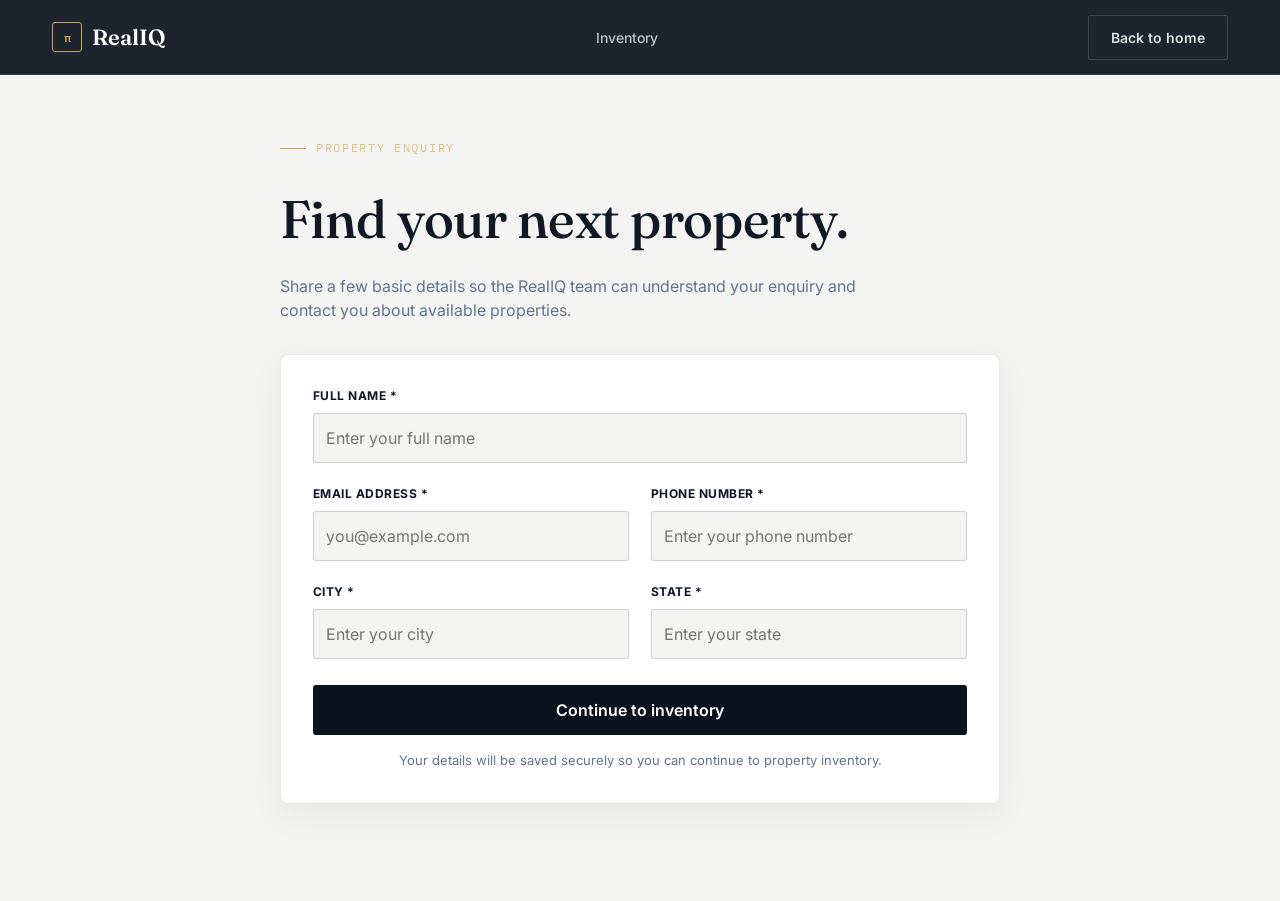
<file: buyer-enquiry.html>
<!DOCTYPE html>
<html lang="en">
<head>
  <link rel="icon" type="image/svg+xml" href="/favicon.svg">
  <meta charset="UTF-8">
  <meta name="viewport" content="width=device-width, initial-scale=1.0">
  <meta name="description" content="Share your details with RealIQ to enquire about property inventory.">
  <title>Property Enquiry | RealIQ</title>

  <link rel="preconnect" href="https://fonts.googleapis.com">
  <link href="https://fonts.googleapis.com/css2?family=Fraunces:opsz,wght@9..144,300..700&family=Inter:wght@400;500;600;700&family=IBM+Plex+Mono:wght@400;500&display=swap" rel="stylesheet">
  <link rel="stylesheet" href="styles.css">

  <style>
    .enquiry-section {
      min-height: calc(100vh - 74px);
      padding: 64px 24px 80px;
    }

    .enquiry-container {
      max-width: 720px;
      margin: 0 auto;
    }

    .enquiry-heading {
      margin-bottom: 32px;
    }

    .enquiry-heading h1 {
      font-size: clamp(2.2rem, 5vw, 3.3rem);
      margin: 16px 0;
    }

    .enquiry-heading p {
      color: var(--slate);
      max-width: 580px;
    }

    .enquiry-card {
      background: var(--white);
      border: 1px solid var(--line);
      border-radius: 8px;
      padding: 32px;
      box-shadow: 0 12px 35px rgba(16, 24, 38, 0.05);
    }

    .enquiry-grid {
      display: grid;
      grid-template-columns: repeat(2, minmax(0, 1fr));
      gap: 22px;
    }

    .enquiry-field {
      display: flex;
      flex-direction: column;
      gap: 8px;
    }

    .enquiry-field.full-width {
      grid-column: 1 / -1;
    }

    .enquiry-field label {
      font-size: 12px;
      font-weight: 700;
      text-transform: uppercase;
      letter-spacing: 0.04em;
    }

    .enquiry-field input,
    .enquiry-field select {
      width: 100%;
      min-height: 48px;
      padding: 12px;
      border: 1px solid rgba(16, 24, 38, 0.16);
      border-radius: 3px;
      background: var(--paper);
      color: var(--ink);
      font: inherit;
    }

    .enquiry-field input:focus,
    .enquiry-field select:focus {
      outline: 2px solid var(--brass);
      outline-offset: 1px;
    }

    .enquiry-submit {
      width: 100%;
      min-height: 50px;
      margin-top: 26px;
      border: 0;
      border-radius: 3px;
      background: var(--navy-950);
      color: var(--white);
      font: inherit;
      font-weight: 600;
      cursor: pointer;
    }

    .enquiry-submit:hover {
      background: var(--navy-800);
    }

    .enquiry-note {
      margin-top: 16px;
      color: var(--slate);
      font-size: 13px;
      text-align: center;
    }

    @media (max-width: 600px) {
      .enquiry-section {
        padding: 40px 16px 56px;
      }

      .enquiry-card {
        padding: 22px 18px;
      }

      .enquiry-grid {
        grid-template-columns: 1fr;
      }

      .enquiry-field.full-width {
        grid-column: auto;
      }
    }
  </style>
</head>

<body>
  <header>
    <div class="nav">
      <a class="logo" href="index.html">
        <span class="mark">π</span>RealIQ
      </a>

      <nav class="links">
        <a href="index.html#listings">Inventory</a>
      </nav>

      <div class="nav-cta">
        <a class="btn btn-ghost" href="index.html">Back to home</a>
      </div>
    </div>
  </header>

  <main class="enquiry-section">
    <div class="enquiry-container">
      <div class="enquiry-heading">
        <div class="eyebrow">Property enquiry</div>
        <h1>Find your next property.</h1>
        <p>
          Share a few basic details so the RealIQ team can understand
          your enquiry and contact you about available properties.
        </p>
      </div>

      <form class="enquiry-card" id="buyerEnquiryForm">
        <div class="enquiry-grid">
          <div class="enquiry-field full-width">
            <label for="fullName">Full name *</label>
            <input
              id="fullName"
              name="fullName"
              type="text"
              autocomplete="name"
              maxlength="150"
              placeholder="Enter your full name"
              required
            >
          </div>

          <div class="enquiry-field">
            <label for="email">Email address *</label>
            <input
              id="email"
              name="email"
              type="email"
              autocomplete="email"
              maxlength="254"
              placeholder="you@example.com"
              required
            >
          </div>

          <div class="enquiry-field">
            <label for="phone">Phone number *</label>
            <input
              id="phone"
              name="phone"
              type="tel"
              autocomplete="tel"
              maxlength="20"
              placeholder="Enter your phone number"
              required
            >
          </div>

          <div class="enquiry-field">
            <label for="city">City *</label>
            <input
              id="city"
              name="city"
              type="text"
              autocomplete="address-level2"
              maxlength="100"
              placeholder="Enter your city"
              required
            >
          </div>

          <div class="enquiry-field">
            <label for="state">State *</label>
            <input
              id="state"
              name="state"
              type="text"
              autocomplete="address-level1"
              maxlength="100"
              placeholder="Enter your state"
              required
            >
          </div>
        </div>

        <button class="enquiry-submit" type="submit">
          Continue to inventory
        </button>

        <p class="enquiry-note" id="enquiryStatus" role="status" aria-live="polite">
          Your details will be saved securely so you can continue to property inventory.
        </p>
      </form>
    </div>
  </main>

  <script>
    const enquiryForm = document.getElementById('buyerEnquiryForm');
    const enquiryStatus = document.getElementById('enquiryStatus');
    const enquirySubmit = enquiryForm.querySelector('[type="submit"]');

    enquiryForm.addEventListener('submit', async (event) => {
      event.preventDefault();

      const formData = new FormData(enquiryForm);
      const payload = {
        full_name: String(formData.get('fullName') || '').trim(),
        email: String(formData.get('email') || '').trim(),
        phone: String(formData.get('phone') || '').trim(),
        city: String(formData.get('city') || '').trim(),
        state: String(formData.get('state') || '').trim()
      };

      enquirySubmit.disabled = true;
      enquiryStatus.textContent = 'Saving your details...';
      enquiryStatus.setAttribute('aria-busy', 'true');

      try {
        const response = await fetch('/api/buyer/enquiries', {
          method: 'POST',
          headers: { 'Content-Type': 'application/json' },
          credentials: 'same-origin',
          body: JSON.stringify(payload)
        });

        const result = await response.json().catch(() => ({}));

        if (!response.ok) {
          const detail = Array.isArray(result.detail)
            ? result.detail.map((item) => item.msg).join(' ')
            : result.detail;

          throw new Error(detail || 'We could not save your enquiry. Please check your details.');
        }

        enquiryStatus.textContent = 'Your details have been saved successfully.';
        if (result.enquiry_id) {
          sessionStorage.setItem('realiqBuyerEnquiryId', String(result.enquiry_id));
        }

        // Continue to the database-backed inventory page after saving the enquiry.
        if (result.redirect) {
          window.location.assign(result.redirect);
        }
      } catch (error) {
        enquiryStatus.textContent =
          error.message || 'Unable to reach RealIQ. Please try again.';
        enquiryStatus.style.color = '#a13636';
        enquirySubmit.disabled = false;
      } finally {
        enquiryStatus.removeAttribute('aria-busy');
      }
    });
  </script>
</body>
</html>
</file>
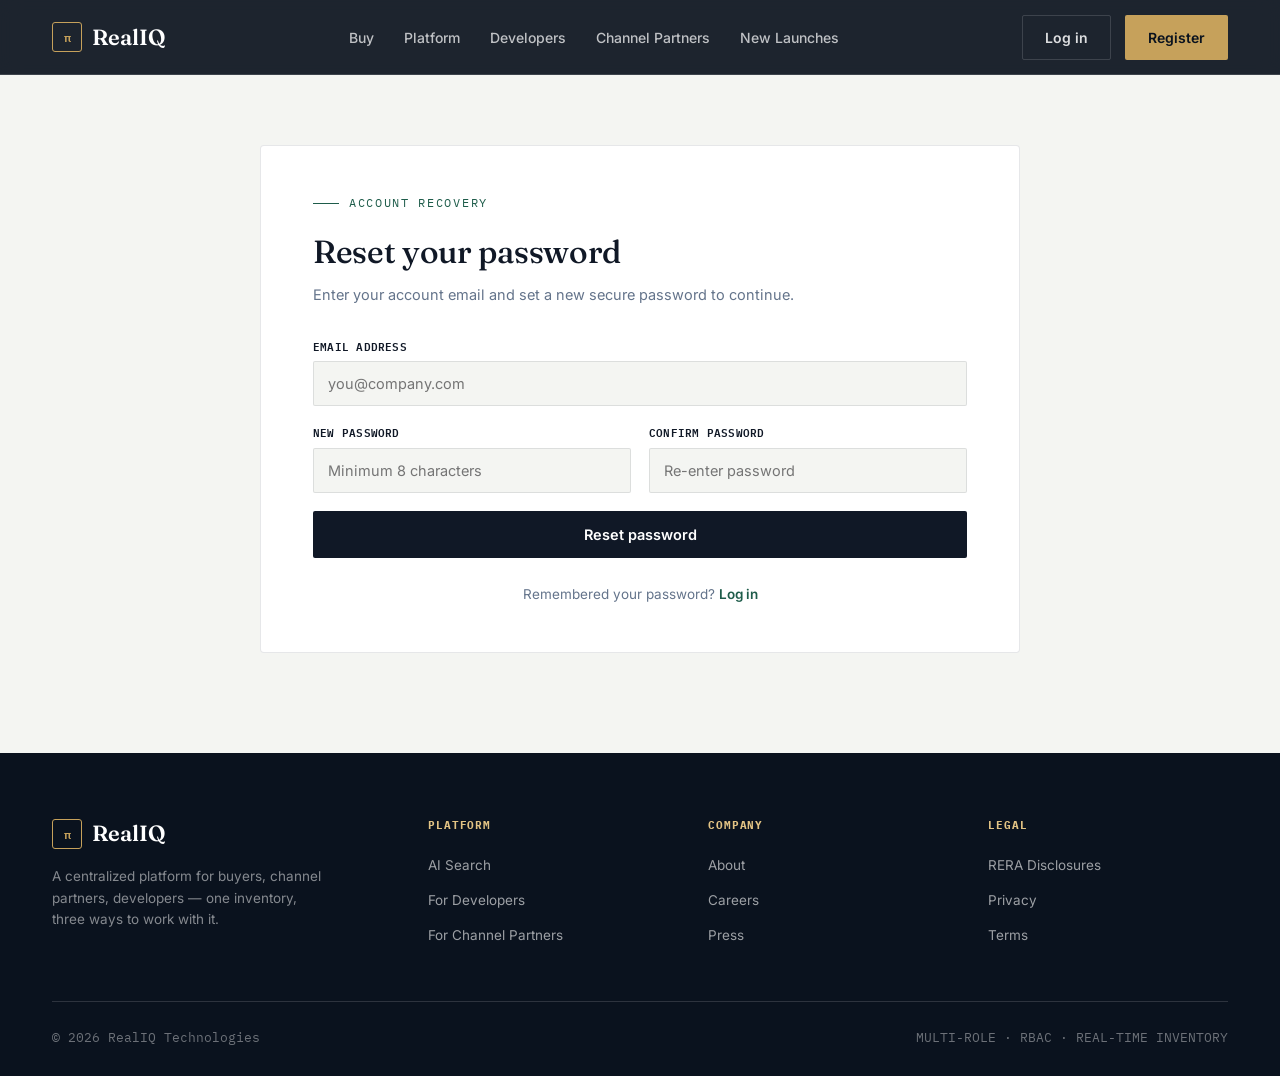
<file: forgot-password.html>
<!DOCTYPE html>
<html lang="en">
<head>
  <link rel="icon" type="image/svg+xml" href="/favicon.svg">
  <meta charset="UTF-8" />
  <meta name="viewport" content="width=device-width, initial-scale=1.0" />
  <title>Reset your password | RealIQ</title>
  <link rel="preconnect" href="https://fonts.googleapis.com">
  <link href="https://fonts.googleapis.com/css2?family=Fraunces:opsz,wght@9..144,300..700&family=Inter:wght@400;500;600;700&family=IBM+Plex+Mono:wght@400;500&display=swap" rel="stylesheet">
  <link rel="stylesheet" href="styles.css" />
</head>
<body>

<header>
  <div class="nav">
    <div class="logo"><span class="mark">π</span>RealIQ</div>
    <nav class="links">
      <a href="index.html#listings">Buy</a>
      <a href="index.html#roles">Platform</a>
      <a href="index.html#roles">Developers</a>
      <a href="index.html#roles">Channel Partners</a>
      <a href="index.html#stats">New Launches</a>
    </nav>
    <div class="nav-cta">
      <a class="btn btn-ghost" href="index.html#login">Log in</a>
      <a class="btn btn-brass" href="register.html">Register</a>
    </div>
  </div>
</header>

<section class="register-section">
  <div class="wrap">
    <div class="register-wrap">
      <div class="eyebrow">Account recovery</div>
      <h2>Reset your password</h2>
      <p class="sub">Enter your account email and set a new secure password to continue.</p>

      <form id="forgotPasswordForm" autocomplete="off" spellcheck="false">
        <div class="field">
          <label for="resetEmail">Email address</label>
          <input id="resetEmail" type="email" name="reset_email_manual" placeholder="you@company.com" required autocomplete="off" />
        </div>

        <div class="form-2col">
          <div class="field">
            <label for="newPass">New password</label>
            <input id="newPass" type="password" name="reset_new_password_manual" placeholder="Minimum 8 characters" required minlength="8" autocomplete="new-password" />
          </div>
          <div class="field">
            <label for="confirmNewPass">Confirm password</label>
            <input id="confirmNewPass" type="password" name="reset_confirm_password_manual" placeholder="Re-enter password" required minlength="8" autocomplete="new-password" />
          </div>
        </div>

        <button class="submit-btn" type="submit" id="resetSubmit">Reset password</button>
        <div class="form-msg" id="resetMsg"></div>
      </form>

      <div class="signup-note">Remembered your password? <a href="index.html#login">Log in</a></div>
    </div>
  </div>
</section>

<footer>
  <div class="wrap">
    <div class="footer-grid">
      <div>
        <div class="logo" style="color:var(--white);"><span class="mark">π</span>RealIQ</div>
        <p class="desc">A centralized platform for buyers, channel partners, developers — one inventory, three ways to work with it.</p>
      </div>
      <div>
        <h4>Platform</h4>
        <ul>
          <li><a href="index.html#roles">AI Search</a></li>
          <li><a href="index.html#roles">For Developers</a></li>
          <li><a href="index.html#roles">For Channel Partners</a></li>
        </ul>
      </div>
      <div>
        <h4>Company</h4>
        <ul>
          <li><a href="#">About</a></li>
          <li><a href="#">Careers</a></li>
          <li><a href="#">Press</a></li>
        </ul>
      </div>
      <div>
        <h4>Legal</h4>
        <ul>
          <li><a href="#">RERA Disclosures</a></li>
          <li><a href="#">Privacy</a></li>
          <li><a href="#">Terms</a></li>
        </ul>
      </div>
    </div>
    <div class="footer-bottom">
      <span>© 2026 RealIQ Technologies</span>
      <span>MULTI-ROLE · RBAC · REAL-TIME INVENTORY</span>
    </div>
  </div>
</footer>

<script>
  const form = document.getElementById('forgotPasswordForm');
  const msg = document.getElementById('resetMsg');

  form.addEventListener('submit', async (event) => {
    event.preventDefault();

    const email = document.getElementById('resetEmail').value.trim();
    const password = document.getElementById('newPass').value;
    const confirmPassword = document.getElementById('confirmNewPass').value;

    if (password.length < 8) {
      msg.style.display = 'block';
      msg.style.background = '#fbeaea';
      msg.style.color = '#a13636';
      msg.style.borderColor = '#f0c9c9';
      msg.textContent = '✕ Password must be at least 8 characters long.';
      return;
    }

    if (password !== confirmPassword) {
      msg.style.display = 'block';
      msg.style.background = '#fbeaea';
      msg.style.color = '#a13636';
      msg.style.borderColor = '#f0c9c9';
      msg.textContent = '✕ New passwords do not match.';
      return;
    }

    try {
      const response = await fetch('/api/reset-password', {
        method: 'POST',
        headers: { 'Content-Type': 'application/json' },
        body: JSON.stringify({ email, password, confirmPassword })
      });

      const data = await response.json();

      if (!response.ok || !data.success) {
        throw new Error(data.message || 'Unable to reset password.');
      }

      msg.style.display = 'block';
      msg.style.background = '#eef6f1';
      msg.style.color = '#1e5c4a';
      msg.style.borderColor = '#cfe6da';
      msg.textContent = '✓ ' + data.message;
      form.reset();

      setTimeout(() => {
        window.location.href = 'index.html#login';
      }, 1200);
    } catch (error) {
      msg.style.display = 'block';
      msg.style.background = '#fbeaea';
      msg.style.color = '#a13636';
      msg.style.borderColor = '#f0c9c9';
      msg.textContent = '✕ ' + (error.message || 'Something went wrong.');
    }
  });
</script>

</body>
</html>
</file>
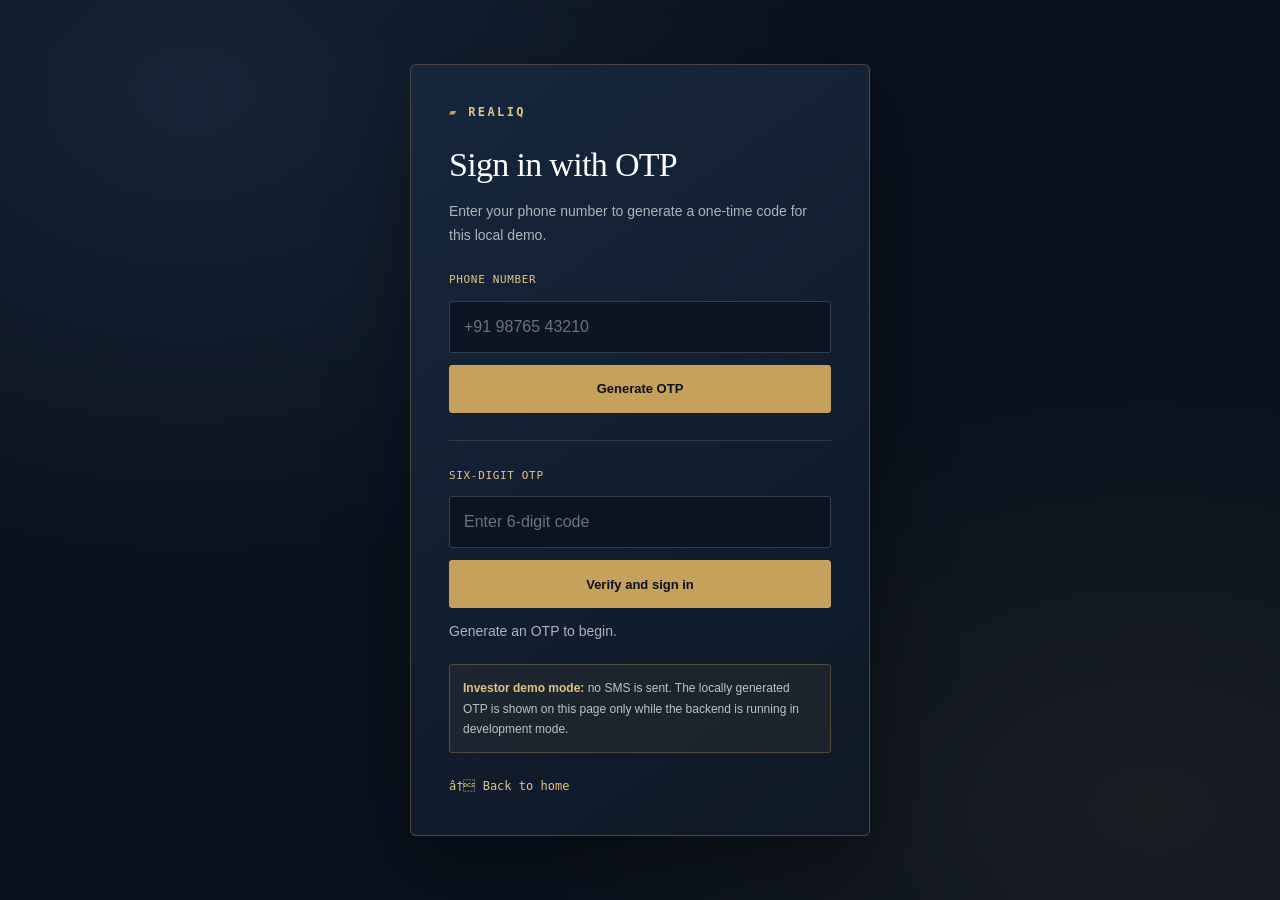
<file: otp-login.html>
<!DOCTYPE html>
<html lang="en">
<head>
  <link rel="icon" type="image/svg+xml" href="/favicon.svg">
  <meta charset="UTF-8">
  <meta name="viewport" content="width=device-width, initial-scale=1.0">
  <title>RealIQ | OTP Login</title>
  <link rel="stylesheet" href="/styles.css">
    <style>
    body {
      min-height: 100vh;
      display: grid;
      place-items: center;
      padding: 32px 20px;
      background:
        radial-gradient(ellipse at 15% 10%, rgba(34,55,82,.48), transparent 42%),
        radial-gradient(ellipse at 90% 90%, rgba(198,161,91,.08), transparent 38%),
        var(--navy-950);
      color: var(--white);
      font-family: 'Inter', sans-serif;
    }

    .otp-card {
      width: min(100%, 460px);
      padding: 38px;
      background: linear-gradient(145deg, rgba(22,39,61,.98), rgba(14,24,38,.99));
      border: 1px solid rgba(198,161,91,.32);
      border-radius: 6px;
      box-shadow: 0 28px 80px rgba(0,0,0,.38);
    }

    .otp-brand {
      color: var(--brass-light);
      font-family: 'IBM Plex Mono', monospace;
      font-size: 12px;
      font-weight: 600;
      letter-spacing: .2em;
      text-transform: uppercase;
    }

    .otp-brand::before {
      content: '▰ ';
      color: var(--brass);
    }

    .otp-card h1 {
      margin: 18px 0 10px;
      color: var(--white);
      font-family: 'Fraunces', serif;
      font-size: 34px;
      font-weight: 500;
      letter-spacing: -.02em;
    }

    .otp-muted {
      color: rgba(255,255,255,.66);
      line-height: 1.7;
      font-size: 14px;
    }

    .otp-form {
      display: grid;
      gap: 12px;
      margin-top: 25px;
    }

    .otp-form label {
      color: var(--brass-light);
      font-family: 'IBM Plex Mono', monospace;
      font-size: 11px;
      letter-spacing: .06em;
      text-transform: uppercase;
    }

    .otp-form input {
      width: 100%;
      min-height: 48px;
      padding: 13px 14px;
      border: 1px solid rgba(255,255,255,.18);
      border-radius: 3px;
      background: rgba(10,18,30,.75);
      color: var(--white);
      font: inherit;
      transition: border-color .2s, box-shadow .2s;
    }

    .otp-form input::placeholder {
      color: rgba(255,255,255,.4);
    }

    .otp-form input:focus {
      outline: none;
      border-color: var(--brass);
      box-shadow: 0 0 0 3px rgba(198,161,91,.13);
    }

    .otp-btn {
      width: 100%;
      min-height: 48px;
      padding: 13px 16px;
      border: 1px solid var(--brass);
      border-radius: 3px;
      background: var(--brass);
      color: var(--navy-950);
      font-family: 'Inter', sans-serif;
      font-size: 13px;
      font-weight: 700;
      cursor: pointer;
      transition: background .2s, border-color .2s, transform .2s;
    }

    .otp-btn:hover:not(:disabled) {
      background: var(--brass-light);
      border-color: var(--brass-light);
      transform: translateY(-1px);
    }

    .otp-btn:disabled {
      opacity: .55;
      cursor: not-allowed;
    }

    .otp-message {
      display: none;
      margin-top: 16px;
      padding: 12px;
      border-radius: 3px;
      font-size: 13px;
      line-height: 1.6;
      overflow-wrap: anywhere;
    }

    .otp-message.visible { display: block; }

    .otp-message.success {
      border: 1px solid rgba(100,190,145,.4);
      background: rgba(35,100,72,.2);
      color: #a7e2c0;
    }

    .otp-message.error {
      border: 1px solid rgba(238,130,110,.4);
      background: rgba(138,45,32,.2);
      color: #ffc0b4;
    }

    .otp-divider {
      margin: 27px 0;
      border: 0;
      border-top: 1px solid rgba(255,255,255,.13);
    }

    .otp-back {
      display: inline-block;
      margin-top: 24px;
      color: var(--brass-light);
      font-family: 'IBM Plex Mono', monospace;
      font-size: 12px;
      text-decoration: none;
      transition: color .2s;
    }

    .otp-back:hover { color: var(--white); }

    .otp-demo-note {
      margin-top: 20px;
      padding: 13px;
      border: 1px solid rgba(198,161,91,.3);
      background: rgba(198,161,91,.07);
      border-radius: 3px;
      color: rgba(255,255,255,.72);
      font-size: 12px;
      line-height: 1.7;
    }

    .otp-demo-note strong { color: var(--brass-light); }

    @media (max-width: 480px) {
      body { padding: 18px 14px; }
      .otp-card { padding: 27px 22px; }
      .otp-card h1 { font-size: 30px; }
    }
  </style>
</head>
<body>
  <main class="otp-card">
    <div class="otp-brand">RealIQ</div>
    <h1>Sign in with OTP</h1>
    <p class="otp-muted">Enter your phone number to generate a one-time code for this local demo.</p>

    <form id="phoneForm" class="otp-form">
      <label for="phone">Phone number</label>
      <input id="phone" name="phone" type="tel" autocomplete="tel" placeholder="+91 98765 43210" required maxlength="20">
      <button class="otp-btn" id="requestButton" type="submit">Generate OTP</button>
    </form>

    <div id="otpToast" class="otp-message" role="status" aria-live="polite"></div>

    <hr class="otp-divider">

    <form id="verifyForm" class="otp-form">
      <label for="code">Six-digit OTP</label>
      <input id="code" name="code" type="text" inputmode="numeric" autocomplete="one-time-code" placeholder="Enter 6-digit code" pattern="[0-9]{6}" minlength="6" maxlength="6" required>
      <button class="otp-btn" id="verifyButton" type="submit">Verify and sign in</button>
    </form>

    <p id="resendText" class="otp-muted" style="margin-top:12px">Generate an OTP to begin.</p>

    <div class="otp-demo-note">
      <strong>Investor demo mode:</strong> no SMS is sent. The locally generated OTP is shown on this page only while the backend is running in development mode.
    </div>

    <a class="otp-back" href="/">â† Back to home</a>
  </main>

  <script>
    const phoneForm = document.getElementById('phoneForm');
    const verifyForm = document.getElementById('verifyForm');
    const phoneInput = document.getElementById('phone');
    const codeInput = document.getElementById('code');
    const requestButton = document.getElementById('requestButton');
    const verifyButton = document.getElementById('verifyButton');
    const otpToast = document.getElementById('otpToast');
    const resendText = document.getElementById('resendText');

    const otpParams = new URLSearchParams(window.location.search);
    const buyerOtpMode = [
      '/buyer',
      '/buyer/onboarding',
      '/buyer/dashboard'
    ].includes(otpParams.get('next'));

    let resendAvailableAt = 0;
    let currentPhone = '';

    function showMessage(message, success = false) {
      otpToast.textContent = message;
      otpToast.className = 'otp-message visible ' + (success ? 'success' : 'error');
    }

    async function postAuthJson(path, payload) {
      const response = await fetch(path, {
        method: 'POST',
        headers: { 'Content-Type': 'application/json' },
        body: JSON.stringify(payload)
      });

      const data = await response.json().catch(() => ({}));
      if (!response.ok) {
        throw new Error(data.detail || data.message || 'Request failed. Please try again.');
      }
      return data;
    }

    phoneForm.addEventListener('submit', async (event) => {
      event.preventDefault();
      const phone = phoneInput.value.trim();
      if (!phone) return;

      if (Date.now() < resendAvailableAt) {
        showMessage('Please wait before requesting another OTP.');
        return;
      }

      requestButton.disabled = true;
      requestButton.textContent = 'Generating...';

      try {
        const requestPayload = buyerOtpMode
          ? { phone, purpose: 'buyer' }
          : { phone };
        const data = await postAuthJson('/api/auth/otp/request', requestPayload);
        currentPhone = phone;
        codeInput.value = '';
        resendAvailableAt = Date.now() + 30000;

        if (data.demo_code) {
          showMessage('Your demo OTP is ' + data.demo_code + '. It expires in 5 minutes. No SMS was sent.', true);
        } else {
          showMessage(data.message || 'OTP requested successfully.', true);
        }
        resendText.textContent = 'You can request another code in 30 seconds.';
      } catch (error) {
        showMessage(error.message || 'Could not generate OTP.');
      } finally {
        requestButton.disabled = false;
        requestButton.textContent = 'Generate OTP';
      }
    });

    function getPostLoginRedirect(fallback = '/dashboard') {
      const params = new URLSearchParams(window.location.search);
      const requested = params.get('next');
      const allowed = ['/buyer', '/buyer/onboarding', '/buyer/dashboard'];
      if (!allowed.includes(requested)) return fallback;
      if (requested !== '/buyer') return requested;
      const propertyId = params.get('property_id');
      return /^[1-9]\d{0,9}$/.test(propertyId || '')
        ? `/buyer?property_id=${propertyId}`
        : '/buyer';
    }

    verifyForm.addEventListener('submit', async (event) => {
      event.preventDefault();
      const phone = currentPhone || phoneInput.value.trim();
      const code = codeInput.value.trim();

      if (!phone) {
        showMessage('Enter your phone number and generate an OTP first.');
        phoneInput.focus();
        return;
      }
      if (!/^[0-9]{6}$/.test(code)) {
        showMessage('Enter the six-digit OTP.');
        codeInput.focus();
        return;
      }

      verifyButton.disabled = true;
      verifyButton.textContent = 'Verifying...';

      try {
        const data = await postAuthJson('/api/auth/otp/verify', { phone, code });
        showMessage('OTP verified. Redirecting...', true);
        window.location.href = getPostLoginRedirect(data.redirect || '/dashboard');
      } catch (error) {
        showMessage(error.message || 'OTP verification failed.');
      } finally {
        verifyButton.disabled = false;
        verifyButton.textContent = 'Verify and sign in';
      }
    });
  </script>
</body>
</html>
</file>
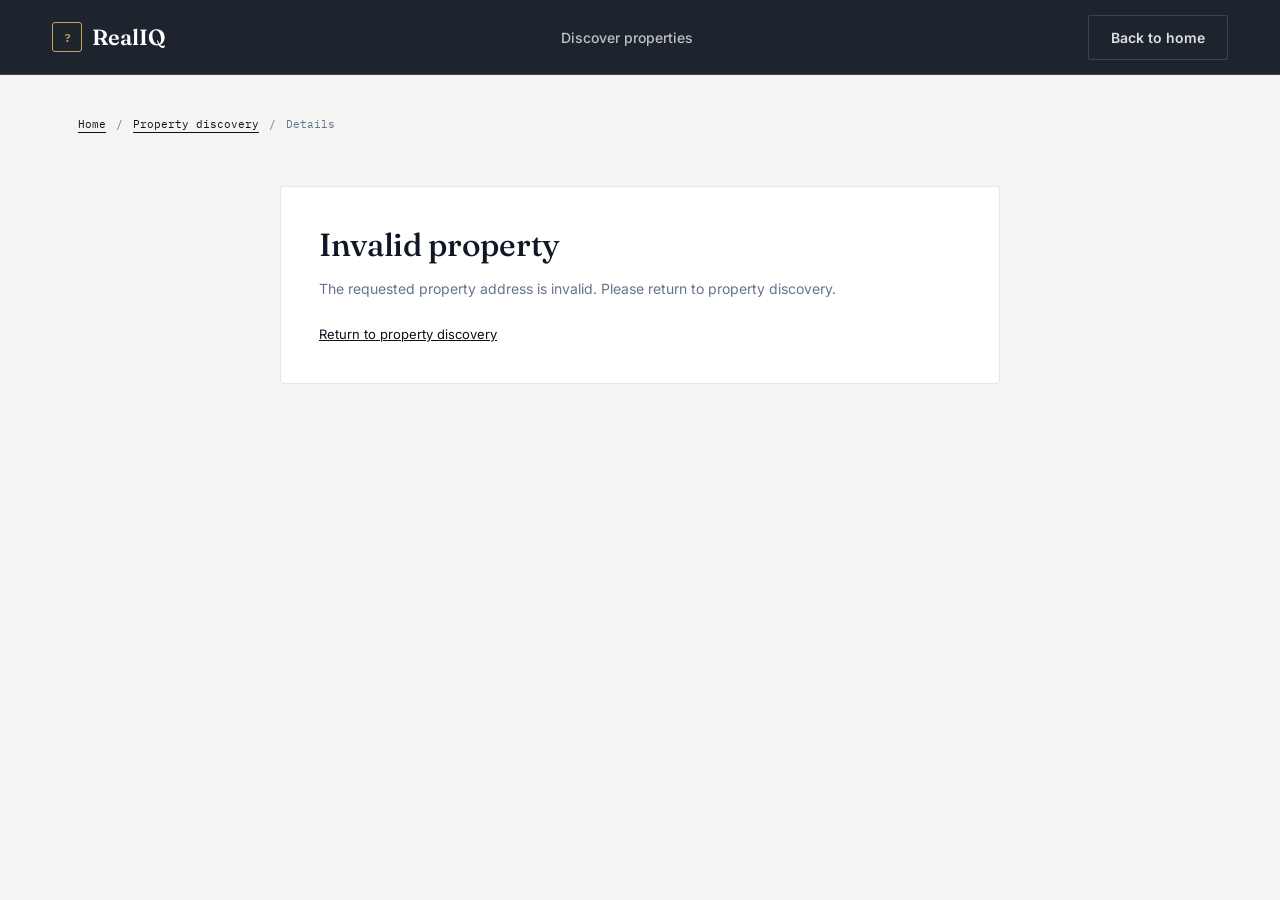
<file: property-detail.html>
<!DOCTYPE html>
<html lang="en">
<head>
  <meta charset="UTF-8">
  <meta name="viewport" content="width=device-width, initial-scale=1.0">
  <meta name="description" content="View property details and specifications on RealIQ.">
  <title>Property Details | RealIQ</title>

  <link rel="icon" type="image/svg+xml" href="/favicon.svg">
  <link rel="preconnect" href="https://fonts.googleapis.com">
  <link href="https://fonts.googleapis.com/css2?family=Fraunces:opsz,wght@9..144,300..700&family=Inter:wght@400;500;600;700&family=IBM+Plex+Mono:wght@400;500&display=swap" rel="stylesheet">
  <link rel="stylesheet" href="/styles.css">

  <style>
    body {
      min-height: 100vh;
      background: var(--paper);
      color: var(--ink);
    }

    .detail-main {
      max-width: 1180px;
      margin: 0 auto;
      padding: 42px 28px 76px;
    }

    .detail-breadcrumb {
      display: flex;
      align-items: center;
      gap: 10px;
      margin-bottom: 30px;
      color: var(--slate);
      font: 11px 'IBM Plex Mono', monospace;
    }

    .detail-breadcrumb a {
      color: var(--navy-950);
      text-decoration: underline;
      text-underline-offset: 4px;
    }

    .detail-layout {
      display: grid;
      grid-template-columns: minmax(0, 1.35fr) minmax(300px, .8fr);
      gap: 34px;
      align-items: start;
    }

    .detail-image-wrap {
      position: relative;
      min-height: 280px;
      overflow: hidden;
      background: var(--navy-950);
      border: 1px solid var(--line);
      border-radius: 4px;
    }

    .detail-image {
      display: block;
      width: 100%;
      min-height: 280px;
      max-height: 590px;
      object-fit: cover;
    }

    .detail-image-placeholder {
      display: flex;
      align-items: center;
      justify-content: center;
      min-height: 360px;
      padding: 24px;
      color: var(--brass-light);
      font: 11px 'IBM Plex Mono', monospace;
      letter-spacing: .12em;
      text-align: center;
      text-transform: uppercase;
    }

    .detail-content {
      min-width: 0;
    }

    .detail-eyebrow {
      margin-bottom: 12px;
      color: var(--emerald);
      font: 11px 'IBM Plex Mono', monospace;
      letter-spacing: .12em;
      text-transform: uppercase;
    }

    .detail-title {
      margin-bottom: 14px;
      font: 500 clamp(30px, 4vw, 44px)/1.12 'Fraunces', serif;
      overflow-wrap: anywhere;
    }

    .detail-location {
      margin-bottom: 24px;
      color: var(--slate);
      font-size: 14px;
      line-height: 1.7;
    }

    .detail-price-label {
      margin-bottom: 5px;
      color: var(--slate);
      font: 10px 'IBM Plex Mono', monospace;
      letter-spacing: .1em;
      text-transform: uppercase;
    }

    .detail-price {
      margin-bottom: 24px;
      color: var(--navy-950);
      font: 500 clamp(27px, 4vw, 38px)/1.2 'Fraunces', serif;
      overflow-wrap: anywhere;
    }

    .availability-label {
      display: inline-flex;
      align-items: center;
      gap: 8px;
      margin-bottom: 24px;
      padding: 9px 12px;
      border: 1px solid var(--line);
      color: var(--emerald);
      background: var(--white);
      font: 10px 'IBM Plex Mono', monospace;
      letter-spacing: .08em;
      text-transform: uppercase;
    }

    .availability-dot {
      width: 7px;
      height: 7px;
      border-radius: 50%;
      background: var(--emerald);
    }

    .detail-specifications {
      display: grid;
      grid-template-columns: repeat(2, minmax(0, 1fr));
      gap: 12px;
      margin: 0 0 24px;
    }

    .specification {
      padding: 16px;
      background: var(--white);
      border: 1px solid var(--line);
      border-radius: 3px;
    }

    .specification-label {
      display: block;
      margin-bottom: 7px;
      color: var(--slate);
      font: 10px 'IBM Plex Mono', monospace;
      letter-spacing: .08em;
      text-transform: uppercase;
    }

    .specification-value {
      color: var(--ink);
      font: 500 20px 'Fraunces', serif;
      overflow-wrap: anywhere;
    }

    .detail-description-section {
      margin-top: 38px;
      padding-top: 28px;
      border-top: 1px solid var(--line);
    }

    .detail-section-heading {
      margin-bottom: 15px;
      font: 500 27px 'Fraunces', serif;
    }

    .detail-description {
      color: var(--slate);
      font-size: 14px;
      line-height: 1.85;
      overflow-wrap: anywhere;
      white-space: pre-line;
    }

    .detail-actions {
      display: flex;
      flex-direction: column;
      gap: 12px;
      margin-top: 28px;
    }

    .shortlist-toggle {
      display: flex;
      align-items: center;
      justify-content: center;
      width: 100%;
      min-height: 48px;
      padding: 12px 18px;
      border: 1px solid var(--brass);
      border-radius: 8px;
      background: transparent;
      color: var(--brass);
      font: inherit;
      font-weight: 600;
      cursor: pointer;
    }

    .shortlist-toggle:disabled {
      cursor: wait;
      opacity: 0.65;
    }

    .shortlist-status {
      margin: 0;
      font-size: 0.92rem;
      line-height: 1.5;
    }

    .continue-button {
      display: flex;
      align-items: center;
      justify-content: center;
      width: 100%;
      min-height: 52px;
      padding: 14px 18px;
      background: var(--brass);
      color: var(--navy-950);
      border: 1px solid transparent;
      border-radius: 2px;
      font: 600 12px 'Inter', sans-serif;
      text-decoration: none;
      text-align: center;
      cursor: pointer;
      transition: background .2s ease;
    }

    .continue-button:hover {
      background: var(--brass-light);
    }

    .continue-button:focus-visible {
      outline: 3px solid var(--navy-700);
      outline-offset: 3px;
    }

    .detail-back-link {
      display: inline-block;
      color: var(--navy-950);
      font-size: 12px;
      text-align: center;
      text-decoration: underline;
      text-underline-offset: 4px;
    }

    .detail-state {
      max-width: 720px;
      margin: 55px auto;
      padding: 38px;
      background: var(--white);
      border: 1px solid var(--line);
      border-radius: 4px;
    }

    .site-visit-panel {
      margin-top: 30px;
      padding: 22px;
      border: 1px solid var(--line);
      border-radius: 4px;
      background: var(--white);
    }

    .site-visit-panel h2 {
      margin-bottom: 8px;
      font: 500 25px 'Fraunces', serif;
    }

    .site-visit-panel > p {
      margin-bottom: 18px;
      color: var(--slate);
      font-size: 13px;
      line-height: 1.7;
    }

    .site-visit-form {
      display: grid;
      gap: 14px;
    }

    .site-visit-form label {
      display: grid;
      gap: 7px;
      color: var(--ink);
      font-size: 12px;
      font-weight: 600;
    }

    .site-visit-form input,
    .site-visit-form textarea {
      width: 100%;
      padding: 11px 12px;
      border: 1px solid var(--line);
      border-radius: 3px;
      background: #fff;
      color: var(--ink);
      font: 13px 'Inter', sans-serif;
    }

    .site-visit-form textarea {
      min-height: 90px;
      resize: vertical;
    }

    .site-visit-form button {
      min-height: 46px;
      padding: 12px 16px;
      border: 0;
      border-radius: 2px;
      background: var(--navy-950);
      color: #fff;
      font: 600 12px 'Inter', sans-serif;
      cursor: pointer;
    }

    .site-visit-form button:disabled {
      cursor: wait;
      opacity: .6;
    }

    .site-visit-status {
      margin-top: 12px;
      color: var(--slate);
      font-size: 12px;
      line-height: 1.6;
    }


    .detail-state h1 {
      margin-bottom: 12px;
      font: 500 32px 'Fraunces', serif;
    }

    .detail-state p {
      margin-bottom: 20px;
      color: var(--slate);
      font-size: 14px;
      line-height: 1.8;
    }

    .detail-state a {
      color: var(--navy-950);
      font-size: 13px;
      text-decoration: underline;
    }

    [hidden] {
      display: none !important;
    }

    @media (max-width: 800px) {
      .detail-layout {
        grid-template-columns: 1fr;
      }

      .detail-image {
        max-height: 480px;
      }
    }

    @media (max-width: 600px) {
      .detail-main {
        padding: 30px 18px 55px;
      }

      .detail-breadcrumb {
        margin-bottom: 22px;
      }

      .detail-image-wrap,
      .detail-image {
        min-height: 220px;
      }

      .detail-image-placeholder {
        min-height: 240px;
      }

      .detail-specifications {
        gap: 9px;
      }

      .specification {
        padding: 13px;
      }

      .detail-state {
        margin: 30px auto;
        padding: 25px;
      }
    }
  </style>
</head>

<body>

  <header>
    <div class="nav">
      <a class="logo" href="/">
        <span class="mark">?</span>RealIQ
      </a>

      <nav class="links">
        <a href="/inventory">Discover properties</a>
      </nav>

      <div class="nav-cta">
        <a class="btn btn-ghost" href="/">Back to home</a>
      </div>
    </div>
  </header>

  <main class="detail-main">

    <nav class="detail-breadcrumb" aria-label="Breadcrumb">
      <a href="/">Home</a>
      <span aria-hidden="true">/</span>
      <a href="/inventory">Property discovery</a>
      <span aria-hidden="true">/</span>
      <span>Details</span>
    </nav>

    <!-- Loading state -->

    <section id="loadingState" class="detail-state" role="status">
      <h1>Loading property details...</h1>
      <p>
        Retrieving the latest published property information from RealIQ.
      </p>
    </section>

    <!-- Property not found or unavailable -->

    <section id="errorState" class="detail-state" hidden>
      <h1 id="errorTitle">Property unavailable</h1>

      <p id="errorMessage">
        This property could not be found or is no longer available.
      </p>

      <a href="/inventory">Return to property discovery</a>
    </section>

    <!-- Actual property information -->

    <article id="propertyDetails" hidden>

      <div class="detail-layout">

        <div>
          <div class="detail-image-wrap">

            <img
              id="propertyImage"
              class="detail-image"
              alt=""
              hidden
            >

            <div
              id="imagePlaceholder"
              class="detail-image-placeholder"
            >
              RealIQ property
            </div>

          </div>

          <section class="detail-description-section">
            <h2 class="detail-section-heading">
              About this property
            </h2>

            <p id="propertyDescription" class="detail-description"></p>

            <p id="descriptionUnavailable" class="detail-description" hidden>
              No additional description has been provided for this listing.
            </p>
          </section>
        </div>

        <div class="detail-content">

          <div id="propertyType" class="detail-eyebrow"></div>

          <h1 id="propertyTitle" class="detail-title"></h1>

          <p id="propertyLocation" class="detail-location"></p>

          <div class="detail-price-label">Listed price</div>

          <div id="propertyPrice" class="detail-price"></div>

          <div class="availability-label">
            <span class="availability-dot"></span>
            Currently available
          </div>

          <section
            id="propertySpecifications"
            class="detail-specifications"
            aria-label="Property specifications"
            hidden
          ></section>

          <div class="detail-actions">

            <button
              id="continueButton"
              class="continue-button"
              type="button"
              disabled
            >
              Continue with this property
            </button>

            <button
              id="shortlistToggleButton"
              class="shortlist-toggle"
              type="button"
              disabled
            >
              Checking shortlist...
            </button>
            <p id="shortlistToggleStatus" class="shortlist-status" role="status" aria-live="polite"></p>
            <a id="shortlistToggleSignIn" href="/index.html#login" hidden>Sign in to save this property</a>

            <a class="detail-back-link" href="/inventory">
              Back to all properties
            </a>

          </div>

          <section class="site-visit-panel" aria-labelledby="siteVisitHeading">
            <h2 id="siteVisitHeading">Request a site visit</h2>
            <p>Choose a preferred date and time. This submits a request; the appointment is not confirmed until the relevant team responds.</p>

            <form id="siteVisitForm" class="site-visit-form">
              <label for="siteVisitDate">Preferred date and time</label>
              <input id="siteVisitDate" name="scheduled_at" type="datetime-local" required>

              <label for="siteVisitMessage">Message (optional)</label>
              <textarea id="siteVisitMessage" name="message" maxlength="1000" placeholder="Share any details that may help arrange your visit."></textarea>

              <button id="siteVisitSubmit" type="submit">Submit visit request</button>
            </form>

            <p id="siteVisitStatus" class="site-visit-status" role="status" aria-live="polite"></p>
            <a id="siteVisitSignIn" href="/index.html#login" hidden>Sign in to request a visit</a>
          </section>

        </div>

      </div>

    </article>

  </main>

  <script>
    // --------------------------------------------------
    // DOM ELEMENTS
    // --------------------------------------------------

    const loadingState = document.getElementById('loadingState');
    const errorState = document.getElementById('errorState');
    const errorTitle = document.getElementById('errorTitle');
    const errorMessage = document.getElementById('errorMessage');

    const propertyDetails = document.getElementById('propertyDetails');

    const propertyImage = document.getElementById('propertyImage');
    const imagePlaceholder = document.getElementById('imagePlaceholder');

    const propertyType = document.getElementById('propertyType');
    const propertyTitle = document.getElementById('propertyTitle');
    const propertyLocation = document.getElementById('propertyLocation');
    const propertyPrice = document.getElementById('propertyPrice');

    const propertySpecifications =
      document.getElementById('propertySpecifications');

    const propertyDescription =
      document.getElementById('propertyDescription');

    const descriptionUnavailable =
      document.getElementById('descriptionUnavailable');

    const continueButton =
      document.getElementById('continueButton');
    const shortlistToggleButton =
      document.getElementById('shortlistToggleButton');
    const shortlistToggleStatus =
      document.getElementById('shortlistToggleStatus');
    const shortlistToggleSignIn =
      document.getElementById('shortlistToggleSignIn');

    let isPropertyShortlisted = false;

    function updateShortlistToggle() {
      shortlistToggleButton.textContent = isPropertyShortlisted
        ? 'Remove from shortlist'
        : 'Save to shortlist';
      shortlistToggleButton.setAttribute(
        'aria-pressed', String(isPropertyShortlisted)
      );
    }

    async function loadPropertyShortlistState(propertyId) {
      shortlistToggleButton.disabled = true;
      shortlistToggleStatus.textContent = 'Checking your shortlist...';
      shortlistToggleSignIn.hidden = true;

      try {
        const response = await fetch('/api/buyer/shortlist', {
          headers: { Accept: 'application/json' }
        });

        if (response.status === 401) {
          shortlistToggleButton.disabled = false;
          shortlistToggleButton.textContent = 'Save to shortlist';
          shortlistToggleStatus.textContent = 'Sign in as a buyer to save this property.';
          shortlistToggleSignIn.href = `/index.html?next=${encodeURIComponent(
            window.location.pathname + window.location.search
          )}#login`;
          shortlistToggleSignIn.hidden = false;
          return;
        }

        if (!response.ok) {
          throw new Error('Your shortlist could not be checked right now.');
        }

        const records = await response.json();
        if (!Array.isArray(records)) {
          throw new Error('The shortlist response was invalid.');
        }

        isPropertyShortlisted = records.some(
          (record) => Number(record?.property?.id) === Number(propertyId)
        );
        updateShortlistToggle();
        shortlistToggleButton.disabled = false;
        shortlistToggleStatus.textContent = isPropertyShortlisted
          ? 'This property is in your shortlist.'
          : 'Save this property to compare it with your other options.';
      } catch (error) {
        shortlistToggleButton.disabled = false;
        shortlistToggleButton.textContent = 'Save to shortlist';
        shortlistToggleStatus.textContent =
          error.message || 'Your shortlist is temporarily unavailable.';
      }
    }

    shortlistToggleButton.addEventListener('click', async () => {
      const propertyId = getPropertyId();
      if (!propertyId || shortlistToggleButton.disabled) return;

      shortlistToggleButton.disabled = true;
      shortlistToggleSignIn.hidden = true;
      shortlistToggleStatus.textContent = isPropertyShortlisted
        ? 'Removing property from your shortlist...'
        : 'Saving property to your shortlist...';

      try {
        const response = await fetch(
          `/api/buyer/shortlist/${propertyId}`,
          {
            method: isPropertyShortlisted ? 'DELETE' : 'POST',
            headers: { Accept: 'application/json' }
          }
        );
        const result = await response.json().catch(() => null);

        if (response.status === 401) {
          shortlistToggleStatus.textContent = 'Sign in as a buyer to manage your shortlist.';
          shortlistToggleSignIn.href = `/index.html?next=${encodeURIComponent(
            window.location.pathname + window.location.search
          )}#login`;
          shortlistToggleSignIn.hidden = false;
          return;
        }

        if (!response.ok) {
          throw new Error(
            typeof result?.detail === 'string'
              ? result.detail
              : 'The shortlist could not be updated. Please try again.'
          );
        }

        isPropertyShortlisted = !isPropertyShortlisted;
        updateShortlistToggle();
        shortlistToggleStatus.textContent = isPropertyShortlisted
          ? (result?.already_saved
              ? 'This property was already in your shortlist.'
              : 'Property saved to your shortlist.')
          : 'Property removed from your shortlist.';
      } catch (error) {
        shortlistToggleStatus.textContent =
          error.message || 'The shortlist could not be updated.';
      } finally {
        shortlistToggleButton.disabled = false;
      }
    });

    // --------------------------------------------------
    // PROPERTY ID
    // --------------------------------------------------

    function getPropertyId() {
      const match = window.location.pathname.match(
        /^\/property\/([1-9][0-9]{0,9})\/?$/
      );

      if (!match) {
        return null;
      }

      const value = Number(match[1]);

      return Number.isSafeInteger(value) && value > 0
        ? value
        : null;
    }

    // --------------------------------------------------
    // HELPERS
    // --------------------------------------------------

    function safeImageUrl(value) {
      if (!value || typeof value !== 'string') {
        return null;
      }

      try {
        const parsed = new URL(value, window.location.origin);

        if (
          parsed.protocol !== 'https:' &&
          parsed.origin !== window.location.origin
        ) {
          return null;
        }

        return parsed.href;

      } catch {
        return null;
      }
    }

    function formatPrice(value) {
      if (value === null || value === undefined) {
        return 'Price on enquiry';
      }

      if (!Number.isSafeInteger(value) || value < 0) {
        return 'Price on enquiry';
      }

      return new Intl.NumberFormat('en-IN', {
        style: 'currency',
        currency: 'INR',
        maximumFractionDigits: 0
      }).format(value);
    }

    function showError(title, message) {
      loadingState.hidden = true;
      propertyDetails.hidden = true;
      errorState.hidden = false;

      errorTitle.textContent = title;
      errorMessage.textContent = message;
    }

    function addSpecification(label, value) {
      if (value === null || value === undefined) {
        return;
      }

      const card = document.createElement('div');
      card.className = 'specification';

      const labelNode = document.createElement('span');
      labelNode.className = 'specification-label';
      labelNode.textContent = label;

      const valueNode = document.createElement('span');
      valueNode.className = 'specification-value';
      valueNode.textContent = value;

      card.appendChild(labelNode);
      card.appendChild(valueNode);

      propertySpecifications.appendChild(card);
    }

    // --------------------------------------------------
    // RENDER ACTUAL PROPERTY INFORMATION
    // --------------------------------------------------

    function renderProperty(property) {
      propertyType.textContent =
        String(property.property_type || '').replaceAll('_', ' ');

      propertyTitle.textContent = property.title || 'Property';

      propertyLocation.textContent =
        [property.city, property.state].filter(Boolean).join(', ');

      propertyPrice.textContent = formatPrice(property.price_inr);

      // Image

      const imageUrl = safeImageUrl(property.image_url);

      if (imageUrl) {
        propertyImage.src = imageUrl;
        propertyImage.alt = property.title || 'Property image';
        propertyImage.hidden = false;
        imagePlaceholder.hidden = true;

        propertyImage.addEventListener('error', () => {
          propertyImage.hidden = true;
          propertyImage.removeAttribute('src');
          imagePlaceholder.hidden = false;
        }, { once: true });

      } else {
        propertyImage.hidden = true;
        imagePlaceholder.hidden = false;
      }

      // Specifications

      propertySpecifications.replaceChildren();

      addSpecification(
        'Property type',
        String(property.property_type || '').replaceAll('_', ' ')
      );

      if (property.bedrooms !== null && property.bedrooms !== undefined) {
        addSpecification(
          'Bedrooms',
          String(property.bedrooms)
        );
      }

      if (property.area_sqft !== null && property.area_sqft !== undefined) {
        addSpecification(
          'Area',
          `${Number(property.area_sqft).toLocaleString('en-IN')} sq.ft.`
        );
      }

      propertySpecifications.hidden =
        propertySpecifications.childElementCount === 0;

      // Description

      if (
        typeof property.description === 'string' &&
        property.description.trim()
      ) {
        propertyDescription.textContent = property.description;
        propertyDescription.hidden = false;
        descriptionUnavailable.hidden = true;

      } else {
        propertyDescription.textContent = '';
        propertyDescription.hidden = true;
        descriptionUnavailable.hidden = false;
      }

      // Preserve the selected property through existing buyer flow.

      continueButton.disabled = false;
      loadPropertyShortlistState(property.id);

      continueButton.addEventListener('click', () => {
        const params = new URLSearchParams({
          property_id: String(property.id)
        });

        window.location.assign(`/buyer?${params.toString()}`);
      }, { once: true });

      loadingState.hidden = true;
      errorState.hidden = true;
      propertyDetails.hidden = false;
    }

    // --------------------------------------------------
    // BUYER SITE VISIT REQUEST
    // --------------------------------------------------

    const siteVisitForm = document.getElementById('siteVisitForm');
    const siteVisitDate = document.getElementById('siteVisitDate');
    const siteVisitMessage = document.getElementById('siteVisitMessage');
    const siteVisitSubmit = document.getElementById('siteVisitSubmit');
    const siteVisitStatus = document.getElementById('siteVisitStatus');
    const siteVisitSignIn = document.getElementById('siteVisitSignIn');

    function updateSiteVisitMinimum() {
      const current = new Date();
      const localCurrent = new Date(
        current.getTime() - current.getTimezoneOffset() * 60000
      );
      siteVisitDate.min = localCurrent.toISOString().slice(0, 16);
    }

    updateSiteVisitMinimum();

    siteVisitForm.addEventListener('submit', async (event) => {
      event.preventDefault();

      const propertyId = getPropertyId();
      const localValue = siteVisitDate.value;

      if (!propertyId || !localValue) {
        siteVisitStatus.textContent = 'Choose a valid date and time.';
        return;
      }

      const scheduledDate = new Date(localValue);

      if (Number.isNaN(scheduledDate.getTime()) || scheduledDate <= new Date()) {
        siteVisitStatus.textContent = 'Choose a future date and time.';
        return;
      }

      const message = siteVisitMessage.value.trim();
      siteVisitSubmit.disabled = true;
      siteVisitStatus.textContent = 'Submitting your visit request...';
      siteVisitSignIn.hidden = true;

      try {
        const response = await fetch(`/api/buyer/site-visits/${propertyId}`, {
          method: 'POST',
          headers: {
            Accept: 'application/json',
            'Content-Type': 'application/json'
          },
          body: JSON.stringify({
            scheduled_at: scheduledDate.toISOString(),
            message: message || null
          })
        });

        const result = await response.json().catch(() => null);

        if (response.status === 401) {
          siteVisitStatus.textContent = 'Sign in as a buyer before requesting a site visit.';
          siteVisitSignIn.hidden = false;
          return;
        }

        if (!response.ok) {
          const detailMessage =
            typeof result?.detail === 'string' ? result.detail : null;
          throw new Error(
            detailMessage || 'Your visit request could not be submitted. Please try again.'
          );
        }

        siteVisitStatus.textContent =
          `Your site visit request was submitted. Current status: ${result?.status || 'requested'}. The appointment is not confirmed yet.`;
        siteVisitForm.reset();
        updateSiteVisitMinimum();

      } catch (error) {
        siteVisitStatus.textContent =
          error.message || 'The visit service is temporarily unavailable.';
      } finally {
        siteVisitSubmit.disabled = false;
      }
    });

    // --------------------------------------------------
    // LOAD PROPERTY FROM BACKEND
    // --------------------------------------------------

    async function loadProperty() {
      const propertyId = getPropertyId();

      if (!propertyId) {
        showError(
          'Invalid property',
          'The requested property address is invalid. Please return to property discovery.'
        );

        return;
      }

      try {
        const response = await fetch(
          `/api/buyer/inventory/${propertyId}`,
          {
            method: 'GET',
            headers: {
              Accept: 'application/json'
            }
          }
        );

        const result = await response.json().catch(() => null);

        if (response.status === 404) {
          showError(
            'Property unavailable',
            'This property could not be found or is no longer available.'
          );

          return;
        }

        if (!response.ok) {
          throw new Error(
            'Property details could not be loaded. Please try again later.'
          );
        }

        if (
          !result ||
          result.id !== propertyId ||
          result.availability_status !== 'available'
        ) {
          showError(
            'Property unavailable',
            'This property could not be found or is no longer available.'
          );

          return;
        }

        renderProperty(result);

        // Record only a property already verified as published and available.
        // Tracking must never prevent the property page from rendering.
        fetch(`/api/buyer/recently-viewed/${propertyId}`, {
          method: 'POST',
          headers: { Accept: 'application/json' }
        }).then((response) => {
          if (!response.ok) {
            console.warn('Recently viewed tracking was not accepted.');
          }
        }).catch(() => {
          console.warn('Recently viewed tracking is temporarily unavailable.');
        });


      } catch (error) {
        showError(
          'Unable to load property',
          error.message ||
          'Property information is temporarily unavailable. Please try again later.'
        );
      }
    }

    loadProperty();
  </script>

</body>
</html>
</file>
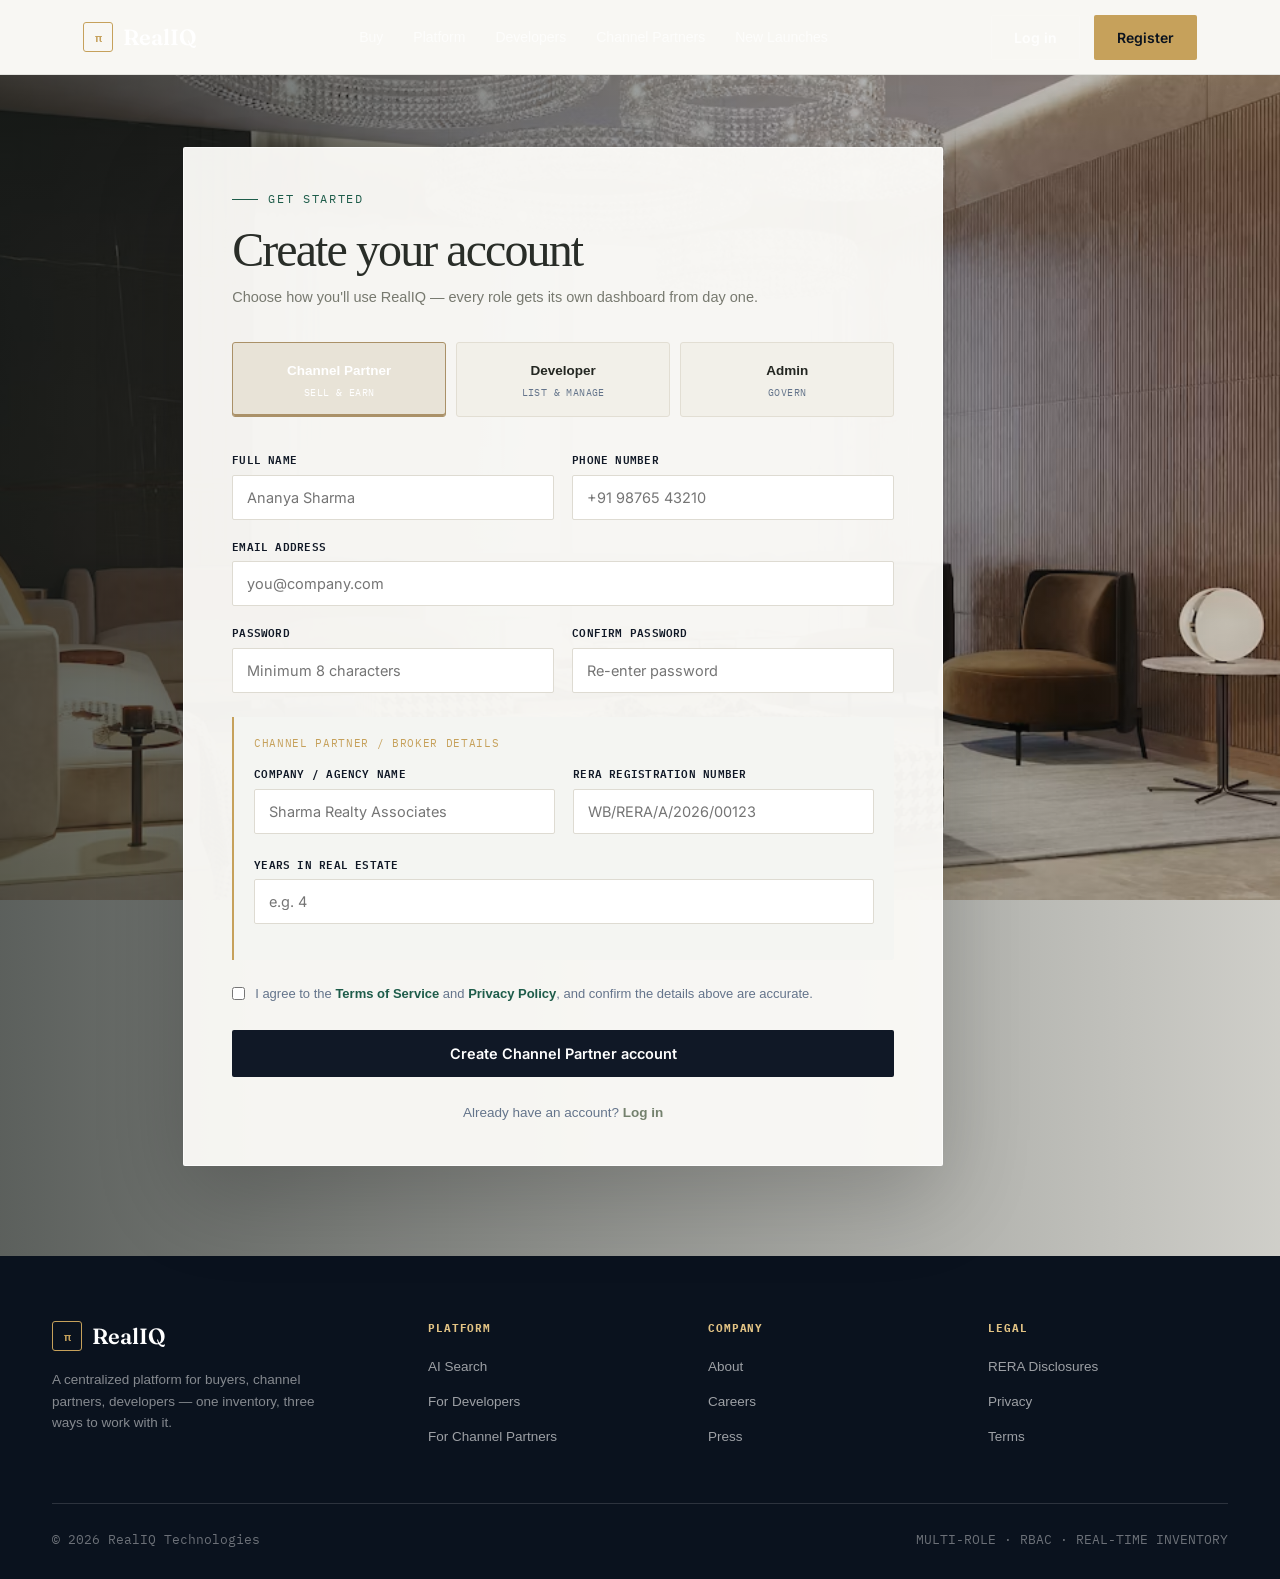
<file: register.html>
<!DOCTYPE html>
<html lang="en">
<head>
  <link rel="icon" type="image/svg+xml" href="/favicon.svg">
<meta charset="UTF-8">
<meta name="viewport" content="width=device-width, initial-scale=1.0">
<title>Create your RealIQ account</title>
<link rel="preconnect" href="https://fonts.googleapis.com">
<link href="https://fonts.googleapis.com/css2?family=Fraunces:opsz,wght@9..144,300..700&family=Inter:wght@400;500;600;700&family=IBM+Plex+Mono:wght@400;500&display=swap" rel="stylesheet">
<link rel="stylesheet" href="styles.css">
<link rel="stylesheet" href="/cinematic.css">
</head>
<body class="realiq-auth-page realiq-register-page">

<header>
  <div class="nav">
    <div class="logo"><span class="mark">π</span>RealIQ</div>
    <nav class="links">
      <a href="index.html#listings">Buy</a>
      <a href="index.html#roles">Platform</a>
      <a href="index.html#roles">Developers</a>
      <a href="index.html#roles">Channel Partners</a>
      <a href="index.html#stats">New Launches</a>
    </nav>
    <div class="nav-cta">
      <a class="btn btn-ghost" href="/login.html">Log in</a>
      <a class="btn btn-brass" href="register.html">Register</a>
    </div>
  </div>
</header>

<section class="register-section">
  <div class="wrap">
    <div class="register-wrap">
      <div class="eyebrow">Get started</div>
      <h2>Create your account</h2>
      <p class="sub">Choose how you'll use RealIQ — every role gets its own dashboard from day one.</p>

      <div class="role-select-grid" id="roleSelectGrid">
        <div class="role-select-card active" data-role="buyer">
          <div class="rsc-title">Buyer</div>
          <div class="rsc-sub">Search &amp; Book</div>
        </div>
        <div class="role-select-card" data-role="cp">
          <div class="rsc-title">Channel Partner</div>
          <div class="rsc-sub">Sell &amp; Earn</div>
        </div>
        <div class="role-select-card" data-role="developer">
          <div class="rsc-title">Developer</div>
          <div class="rsc-sub">List &amp; Manage</div>
        </div>
        <div class="role-select-card" data-role="admin">
          <div class="rsc-title">Admin</div>
          <div class="rsc-sub">Govern</div>
        </div>
      </div>

      <form id="registerForm" autocomplete="off" spellcheck="false">

        <div class="form-2col">
          <div class="field">
            <label for="fullName">Full name</label>
            <input id="fullName" type="text" name="realiq_full_name_manual" placeholder="Ananya Sharma" required autocomplete="off" autocapitalize="words" />
          </div>
          <div class="field">
            <label for="phone">Phone number</label>
            <input id="phone" type="tel" name="realiq_phone_manual" placeholder="+91 98765 43210" required autocomplete="off" />
          </div>
        </div>

        <div class="field">
          <label for="regEmail">Email address</label>
          <input id="regEmail" type="email" name="realiq_email_manual" placeholder="you@company.com" required autocomplete="off" />
        </div>

        <div class="form-2col">
          <div class="field">
            <label for="regPass">Password</label>
            <input id="regPass" type="password" name="realiq_password_manual" placeholder="Minimum 8 characters" required minlength="8" autocomplete="new-password" />
          </div>
          <div class="field">
            <label for="confirmPass">Confirm password</label>
            <input id="confirmPass" type="password" name="realiq_confirm_password_manual" placeholder="Re-enter password" required minlength="8" autocomplete="new-password" />
          </div>
        </div>

        <!-- BUYER: no extra fields, block hidden -->
        <div class="role-fields" id="fields-buyer" style="display:none;">
          <span class="rf-label">Buyer preferences (optional)</span>
          <div class="form-2col">
            <div class="field">
              <label for="buyerCity">Preferred city</label>
              <input id="buyerCity" type="text" placeholder="Kolkata" />
            </div>
            <div class="field">
              <label for="buyerBudget">Budget range</label>
              <input id="buyerBudget" type="text" placeholder="e.g. ₹80L – ₹2 Cr" />
            </div>
          </div>
        </div>

        <!-- CHANNEL PARTNER -->
        <div class="role-fields" id="fields-cp" style="display:none;">
          <span class="rf-label">Channel partner / broker details</span>
          <div class="form-2col">
            <div class="field">
              <label for="cpCompany">Company / agency name</label>
              <input id="cpCompany" type="text" placeholder="Sharma Realty Associates" />
            </div>
            <div class="field">
              <label for="cpRera">RERA registration number</label>
              <input id="cpRera" type="text" placeholder="WB/RERA/A/2026/00123" />
            </div>
          </div>
          <div class="field" style="margin-top:4px;">
            <label for="cpExp">Years in real estate</label>
            <input id="cpExp" type="number" min="0" placeholder="e.g. 4" />
          </div>
        </div>

        <!-- DEVELOPER -->
        <div class="role-fields" id="fields-developer" style="display:none;">
          <span class="rf-label">Developer / builder details</span>
          <div class="form-2col">
            <div class="field">
              <label for="devCompany">Company name</label>
              <input id="devCompany" type="text" placeholder="Meridian Developers Pvt. Ltd." />
            </div>
            <div class="field">
              <label for="devRera">RERA registration number</label>
              <input id="devRera" type="text" placeholder="WB/RERA/P/2026/00456" />
            </div>
          </div>
          <div class="field" style="margin-top:4px;">
            <label for="devGst">GST number</label>
            <input id="devGst" type="text" placeholder="22AAAAA0000A1Z5" />
          </div>
        </div>

        <!-- ADMIN -->
        <div class="role-fields" id="fields-admin" style="display:none;">
          <span class="rf-label">Admin access</span>
          <div class="field">
            <label for="adminCode">Invite / access code</label>
            <input id="adminCode" type="text" placeholder="Provided by your platform admin" />
          </div>
          <p style="font-size:12.5px; color:var(--slate); margin-top:4px;">Admin accounts require an invite code and manual approval before activation.</p>
        </div>

        <div class="terms-row">
          <input type="checkbox" id="terms" required />
          <label for="terms">I agree to the <a href="#">Terms of Service</a> and <a href="#">Privacy Policy</a>, and confirm the details above are accurate.</label>
        </div>

        <button class="submit-btn" type="submit" id="registerSubmit">Create Buyer account</button>
        <div class="form-msg" id="registerMsg"></div>
      </form>

      <div class="signup-note">Already have an account? <a href="/login.html">Log in</a></div>
    </div>
  </div>
</section>

<footer>
  <div class="wrap">
    <div class="footer-grid">
      <div>
        <div class="logo" style="color:var(--white);"><span class="mark">π</span>RealIQ</div>
        <p class="desc">A centralized platform for buyers, channel partners, developers — one inventory, three ways to work with it.</p>
      </div>
      <div>
        <h4>Platform</h4>
        <ul>
          <li><a href="index.html#roles">AI Search</a></li>
          <li><a href="index.html#roles">For Developers</a></li>
          <li><a href="index.html#roles">For Channel Partners</a></li>
        </ul>
      </div>
      <div>
        <h4>Company</h4>
        <ul>
          <li><a href="#">About</a></li>
          <li><a href="#">Careers</a></li>
          <li><a href="#">Press</a></li>
        </ul>
      </div>
      <div>
        <h4>Legal</h4>
        <ul>
          <li><a href="#">RERA Disclosures</a></li>
          <li><a href="#">Privacy</a></li>
          <li><a href="#">Terms</a></li>
        </ul>
      </div>
    </div>
    <div class="footer-bottom">
      <span>© 2026 RealIQ Technologies</span>
      <span>MULTI-ROLE · RBAC · REAL-TIME INVENTORY</span>
    </div>
  </div>
</footer>

<script>
  const roleCards   = document.querySelectorAll('.role-select-card');
  const roleFieldBlocks = {
    buyer: document.getElementById('fields-buyer'),
    cp: document.getElementById('fields-cp'),
    developer: document.getElementById('fields-developer'),
    admin: document.getElementById('fields-admin')
  };
  const submitBtn = document.getElementById('registerSubmit');
  const roleLabels = { buyer: "Buyer", cp: "Channel Partner", developer: "Developer", admin: "Admin" };

  // Keep property-led registration separate from staff registration.
  const registrationParams = new URLSearchParams(window.location.search);
  const buyerJourney = registrationParams.get('next') === '/buyer';
  const selectedPropertyId = registrationParams.get('property_id');
  const safePropertyId = /^[1-9]\d{0,9}$/.test(selectedPropertyId || '')
    ? selectedPropertyId
    : '';
  const buyerLoginUrl =
    `/login.html?next=%2Fbuyer${safePropertyId ? `&property_id=${safePropertyId}` : ''}`;

  if (buyerJourney) {
    const roleGrid = document.getElementById('roleSelectGrid');
    const eyebrow = document.querySelector('.register-wrap .eyebrow');
    const heading = document.querySelector('.register-wrap h2');
    const subtitle = document.querySelector('.register-wrap .sub');
    const signupNote = document.querySelector('.register-wrap .signup-note');

    // Only the Buyer card remains visible in this registration flow.
    roleCards.forEach((card) => {
      card.style.display = card.dataset.role === 'buyer' ? '' : 'none';
    });
    if (roleGrid) roleGrid.style.gridTemplateColumns = 'minmax(0, 1fr)';
    if (eyebrow) eyebrow.textContent = 'BUYER REGISTRATION';
    if (heading) heading.textContent = 'Create your buyer account';
    if (subtitle) {
      subtitle.textContent = safePropertyId
        ? `Complete your details to continue with selected property #${safePropertyId}. Registration does not reserve or purchase the property.`
        : 'Complete your details to continue your property search.';
    }

    // Keep navigation inside the Buyer flow.
    document.querySelectorAll('.nav-cta a[href="/login.html"]')
      .forEach((link) => { link.href = buyerLoginUrl; });
    document.querySelectorAll('.nav-cta a[href="register.html"]')
      .forEach((link) => {
        link.href = `/register.html?next=%2Fbuyer${safePropertyId ? `&property_id=${safePropertyId}` : ''}`;
      });

    // Show the manual Buyer credential form.
    const registrationForm = document.getElementById('registerForm');
    if (registrationForm) {
      registrationForm.style.display = '';
    }

    if (signupNote) {
      signupNote.innerHTML =
        `Already have an account? <a href="${buyerLoginUrl}">Sign in</a>`;
    }
  } else {
    // Standard registration is for platform staff roles, not buyers.
    roleCards.forEach((card) => {
      card.style.display = card.dataset.role === 'buyer' ? 'none' : '';
    });

    const roleGrid = document.getElementById('roleSelectGrid');
    if (roleGrid) {
      roleGrid.style.gridTemplateColumns = 'repeat(3, minmax(0, 1fr))';
    }
  }

  function selectRole(role){
    roleCards.forEach(c => c.classList.toggle('active', c.dataset.role === role));
    Object.entries(roleFieldBlocks).forEach(([key, el]) => {
      el.style.display = key === role ? 'block' : 'none';
    });
    submitBtn.textContent = 'Create ' + roleLabels[role] + ' account';
  }

  roleCards.forEach(card => {
    card.addEventListener('click', () => selectRole(card.dataset.role));
  });

  selectRole(buyerJourney ? 'buyer' : 'cp');

  const form = document.getElementById('registerForm');
  const msg  = document.getElementById('registerMsg');

  form.reset();
  Array.from(form.elements).forEach((field) => {
    if (field && field.tagName === 'INPUT') field.value = '';
  });

  form.addEventListener('submit', async (e) => {
    e.preventDefault();

    const fullName = document.getElementById('fullName').value.trim();
    const phone = document.getElementById('phone').value;
    const email = document.getElementById('regEmail').value;
    const pass = document.getElementById('regPass').value;
    const confirm = document.getElementById('confirmPass').value;
    const activeRole = document.querySelector('.role-select-card.active').dataset.role;

    if (pass !== confirm) {
      msg.style.display = 'block';
      msg.style.background = '#fbeaea';
      msg.style.color = '#a13636';
      msg.style.borderColor = '#f0c9c9';
      msg.textContent = '✕ Passwords do not match — please re-check.';
      return;
    }

    try {
      const response = await fetch('/api/register', {
        method: 'POST',
        headers: { 'Content-Type': 'application/json' },
        body: JSON.stringify({
          fullName,
          phone,
          email,
          password: pass,
          confirmPassword: confirm,
          role: activeRole,
          city: document.getElementById('buyerCity')?.value || '',
          company: document.getElementById('cpCompany')?.value || document.getElementById('devCompany')?.value || ''
        })
      });

      const data = await response.json();

      if (!response.ok || !data.success) {
        form.reset();
        Array.from(form.elements).forEach((field) => {
          if (field && field.tagName === 'INPUT') field.value = '';
        });

        msg.style.display = 'block';
        msg.style.background = '#fbeaea';
        msg.style.color = '#a13636';
        msg.style.borderColor = '#f0c9c9';
        msg.textContent = '✕ ' + (data.message || 'Registration failed. Please try again.');
        return;
      }

      form.reset();
      Array.from(form.elements).forEach((field) => {
        if (field && field.tagName === 'INPUT') field.value = '';
      });

      msg.style.display = 'block';
      msg.style.background = '#eef6f1';
      msg.style.color = 'var(--emerald)';
      msg.style.borderColor = '#cfe6da';
      msg.textContent = `✓ Account created for ${roleLabels[activeRole]}. Redirecting to dashboard…`;

      setTimeout(() => {
        window.location.href = data.redirect || '/dashboard';
      }, 1000);
    } catch (error) {
      form.reset();
      Array.from(form.elements).forEach((field) => {
        if (field && field.tagName === 'INPUT') field.value = '';
      });

      msg.style.display = 'block';
      msg.style.background = '#fbeaea';
      msg.style.color = '#a13636';
      msg.style.borderColor = '#f0c9c9';
      msg.textContent = '✕ Unable to contact the server. Please try again.';
    }
  });
</script>

</body>
</html>
</file>
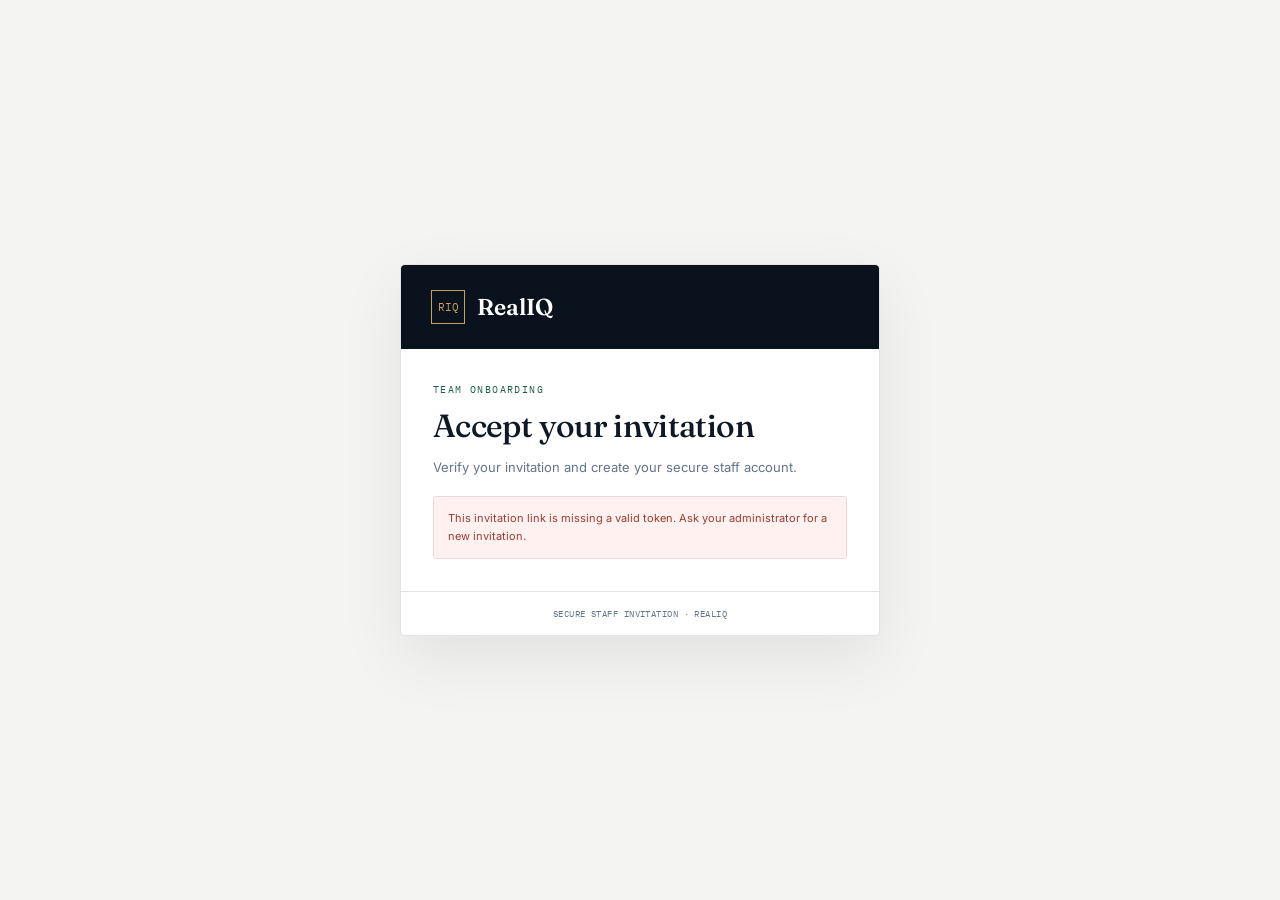
<file: staff-invitation.html>
﻿<!DOCTYPE html>
<html lang="en">
<head>
  <meta charset="UTF-8">
  <meta name="viewport" content="width=device-width, initial-scale=1.0">
  <meta name="referrer" content="no-referrer">
  <meta name="robots" content="noindex,nofollow">
  <title>Accept Staff Invitation | RealIQ</title>
  <link rel="icon" type="image/svg+xml" href="/favicon.svg">
  <link rel="preconnect" href="https://fonts.googleapis.com">
  <link rel="preconnect" href="https://fonts.gstatic.com" crossorigin>
  <link href="https://fonts.googleapis.com/css2?family=Fraunces:opsz,wght@9..144,400;9..144,500;9..144,600&family=Inter:wght@400;500;600;700&family=IBM+Plex+Mono:wght@400;500&display=swap" rel="stylesheet">
  <style>
    :root {
      --navy:#0a121e;
      --navy2:#16273d;
      --brass:#c6a15b;
      --paper:#f4f5f2;
      --white:#fff;
      --ink:#101826;
      --slate:#64748b;
      --line:rgba(16,24,38,.12);
      --green:#1e5c4a;
      --red:#9b3c35;
    }
    * { box-sizing:border-box; margin:0; padding:0; }
    body {
      min-height:100vh;
      display:grid;
      place-items:center;
      padding:24px;
      background:var(--paper);
      color:var(--ink);
      font-family:Inter,sans-serif;
    }
    .card {
      width:min(100%,480px);
      background:var(--white);
      border:1px solid var(--line);
      border-radius:5px;
      box-shadow:0 22px 65px rgba(10,18,30,.08);
      overflow:hidden;
    }
    .top {
      background:var(--navy);
      color:var(--white);
      padding:25px 30px;
      display:flex;
      align-items:center;
      gap:12px;
    }
    .mark {
      width:34px;
      height:34px;
      display:grid;
      place-items:center;
      border:1px solid var(--brass);
      color:var(--brass);
      font:11px "IBM Plex Mono",monospace;
    }
    .brand { font:600 23px Fraunces,serif; }
    .content { padding:34px 32px 32px; }
    .eyebrow {
      color:var(--green);
      font:10px "IBM Plex Mono",monospace;
      letter-spacing:.14em;
      text-transform:uppercase;
      margin-bottom:12px;
    }
    h1 {
      font:500 32px/1.15 Fraunces,serif;
      letter-spacing:-.02em;
    }
    .intro {
      color:var(--slate);
      font-size:13px;
      line-height:1.65;
      margin-top:12px;
    }
    .invite-details {
      margin:24px 0;
      padding:15px 16px;
      background:#faf9f5;
      border:1px solid #e9e2d4;
      border-radius:3px;
    }
    .detail-label {
      color:var(--slate);
      font:9px "IBM Plex Mono",monospace;
      letter-spacing:.09em;
      text-transform:uppercase;
    }
    .detail-value {
      font-size:13px;
      font-weight:600;
      margin:5px 0 13px;
      overflow-wrap:anywhere;
    }
    .detail-value:last-child { margin-bottom:0; }
    .field { margin-top:17px; }
    label {
      display:block;
      font-size:10px;
      font-weight:700;
      color:var(--slate);
      margin-bottom:8px;
      letter-spacing:.04em;
    }
    input {
      width:100%;
      height:46px;
      padding:0 13px;
      border:1px solid #d8dde2;
      border-radius:3px;
      outline:none;
      color:var(--ink);
      font:13px Inter,sans-serif;
    }
    input:focus { border-color:var(--brass); box-shadow:0 0 0 2px rgba(198,161,91,.14); }
    .hint { color:var(--slate); font-size:10px; margin-top:7px; }
    .submit {
      width:100%;
      height:46px;
      margin-top:23px;
      border:0;
      border-radius:3px;
      background:var(--navy);
      color:var(--white);
      font-size:12px;
      font-weight:700;
      cursor:pointer;
    }
    .submit:hover { background:var(--navy2); }
    .submit:disabled { opacity:.55; cursor:not-allowed; }
    .notice {
      display:none;
      padding:13px 14px;
      border-radius:3px;
      margin-top:18px;
      font-size:11px;
      line-height:1.6;
    }
    .notice.show { display:block; }
    .notice.error { background:#fff1ef; color:var(--red); border:1px solid #efd8d3; }
    .notice.success { background:#edf6f0; color:var(--green); border:1px solid #d4e9da; }
    .notice.info { display:block; background:#f4f5f2; color:var(--slate); border:1px solid var(--line); }
    .footer {
      padding:16px 24px;
      border-top:1px solid var(--line);
      text-align:center;
      color:var(--slate);
      font:9px "IBM Plex Mono",monospace;
      letter-spacing:.05em;
    }
    .hidden { display:none !important; }
    @media(max-width:520px) {
      .content { padding:28px 21px; }
      .top { padding:20px 22px; }
      h1 { font-size:29px; }
    }
  </style>
</head>
<body>
  <main class="card">
    <header class="top">
      <span class="mark">RIQ</span>
      <span class="brand">RealIQ</span>
    </header>

    <div class="content">
      <div class="eyebrow">Team onboarding</div>
      <h1 id="pageTitle">Accept your invitation</h1>
      <p class="intro" id="introText">Verify your invitation and create your secure staff account.</p>

      <div id="loadingNotice" class="notice info" role="status">Verifying your invitation…</div>

      <section id="invitationDetails" class="invite-details hidden">
        <div class="detail-label">Invited email</div>
        <div class="detail-value" id="invitedEmail">—</div>
        <div class="detail-label">Assigned role</div>
        <div class="detail-value" id="invitedRole">—</div>
      </section>

      <form id="acceptForm" class="hidden">
        <div class="field">
          <label for="fullName">FULL NAME</label>
          <input id="fullName" name="full_name" type="text" minlength="2" maxlength="160" autocomplete="name" required>
        </div>

        <div class="field">
          <label for="password">CREATE PASSWORD</label>
          <input id="password" name="password" type="password" minlength="12" maxlength="128" autocomplete="new-password" required>
          <p class="hint">Use at least 12 characters. Your password is not shared with the administrator.</p>
        </div>

        <div class="field">
          <label for="confirmPassword">CONFIRM PASSWORD</label>
          <input id="confirmPassword" name="confirm_password" type="password" minlength="12" maxlength="128" autocomplete="new-password" required>
        </div>

        <button class="submit" id="acceptButton" type="submit">Create staff account</button>
      </form>

      <div id="resultNotice" class="notice" role="status" aria-live="polite"></div>
    </div>

    <footer class="footer">SECURE STAFF INVITATION · REALIQ</footer>
  </main>

<script>
  const byId = (id) => document.getElementById(id);
  let invitationToken = null;
  let invitationValid = false;

  function showResult(message, type) {
    const notice = byId('resultNotice');
    notice.textContent = message;
    notice.className = `notice show ${type}`;
  }

  async function api(url, body) {
    const response = await fetch(url, {
      method:'POST',
      credentials:'same-origin',
      cache:'no-store',
      headers:{'Content-Type':'application/json'},
      referrerPolicy:'no-referrer',
      body:JSON.stringify(body)
    });

    const data = await response.json().catch(() => ({}));
    if (!response.ok) {
      throw new Error(data.detail || `Request failed (${response.status}).`);
    }
    return data;
  }

  async function inspectInvitation() {
    const fragment = new URLSearchParams(window.location.hash.slice(1));
    invitationToken = fragment.get('token');

    // Remove the one-time token from browser history after reading it.
    window.history.replaceState(null, '', window.location.pathname);

    if (!invitationToken || invitationToken.length < 32 || invitationToken.length > 128) {
      byId('loadingNotice').classList.add('hidden');
      showResult('This invitation link is missing a valid token. Ask your administrator for a new invitation.', 'error');
      return;
    }

    try {
      const data = await api('/api/staff-invitations/inspect', {
        token:invitationToken
      });

      invitationValid = true;
      byId('loadingNotice').classList.add('hidden');
      byId('invitationDetails').classList.remove('hidden');
      byId('acceptForm').classList.remove('hidden');
      byId('invitedEmail').textContent = data.email;
      byId('invitedRole').textContent =
        data.role === 'channel partner' ? 'Channel Partner' : 'Developer';
    } catch (error) {
      byId('loadingNotice').classList.add('hidden');
      byId('pageTitle').textContent = 'Invitation unavailable';
      byId('introText').textContent = 'This invitation cannot be used.';
      showResult(error.message, 'error');
    }
  }

  byId('acceptForm').addEventListener('submit', async (event) => {
    event.preventDefault();
    if (!invitationValid || !invitationToken) return;

    const password = byId('password').value;
    const confirmation = byId('confirmPassword').value;

    if (password !== confirmation) {
      showResult('The passwords do not match.', 'error');
      return;
    }

    if (password.length < 12 || password.length > 128) {
      showResult('Your password must contain between 12 and 128 characters.', 'error');
      return;
    }

    const button = byId('acceptButton');
    button.disabled = true;
    button.textContent = 'Creating account…';

    try {
      const result = await api('/api/staff-invitations/accept', {
        token:invitationToken,
        full_name:byId('fullName').value,
        password
      });

      invitationValid = false;
      invitationToken = null;
      byId('acceptForm').classList.add('hidden');
      byId('pageTitle').textContent = 'Your account is ready';
      byId('introText').textContent = 'Your RealIQ staff account has been created successfully.';
      showResult('Account created. You can now sign in using your email, password, and assigned role.', 'success');

      byId('resultNotice').appendChild(document.createElement('br'));
      const link = document.createElement('a');
      link.href = '/index.html#login';
      link.textContent = 'Go to staff login';
      link.style.fontWeight = '700';
      link.style.textDecoration = 'underline';
      byId('resultNotice').appendChild(link);
    } catch (error) {
      showResult(error.message, 'error');
      button.disabled = false;
      button.textContent = 'Create staff account';
    }
  });

  inspectInvitation();
</script>
</body>
</html>
</file>
<file: styles.css>
:root{
    --navy-950:#0a121e;
    --navy-900:#0e1826;
    --navy-800:#16273d;
    --navy-700:#223752;
    --paper:#f4f5f2;
    --paper-dim:#e8e9e4;
    --brass:#c6a15b;
    --brass-light:#e2c384;
    --emerald:#1e5c4a;
    --slate:#64748b;
    --ink:#101826;
    --white:#ffffff;
    --line: rgba(16,24,38,0.1);
    --line-light: rgba(255,255,255,0.14);
  }
  *{box-sizing:border-box; margin:0; padding:0;}
  html{scroll-behavior:smooth;}
  body{
    background:var(--paper);
    color:var(--ink);
    font-family:'Inter',sans-serif;
    -webkit-font-smoothing:antialiased;
    line-height:1.5;
  }
  img{max-width:100%; display:block;}
  a{color:inherit; text-decoration:none;}
  .mono{font-family:'IBM Plex Mono',monospace;}
  .wrap{max-width:1240px; margin:0 auto; padding:0 32px;}
  h1,h2,h3{font-family:'Fraunces',serif; font-weight:500; letter-spacing:-0.01em; color:var(--ink);}

  ::selection{background:var(--brass); color:var(--navy-950);}
  :focus-visible{outline:2px solid var(--brass); outline-offset:3px;}

  /* ---------- HEADER ---------- */
  header{
    position:sticky; top:0; z-index:100;
    background:rgba(10,18,30,0.92);
    backdrop-filter:blur(10px);
    border-bottom:1px solid var(--line-light);
  }
  .nav{
    display:flex; align-items:center; justify-content:space-between;
    height:74px; max-width:1240px; margin:0 auto; padding:0 32px;
  }
  .logo{
    display:flex; align-items:center; gap:10px;
    font-family:'Fraunces',serif; font-size:22px; color:var(--white); font-weight:600;
  }
  .logo .mark{
    width:30px; height:30px; border:1.5px solid var(--brass); border-radius:3px;
    display:flex; align-items:center; justify-content:center;
    color:var(--brass); font-family:'IBM Plex Mono',monospace; font-size:12px;
    transform:rotate(0deg);
  }
  nav.links{display:flex; gap:30px; align-items:center;}
  nav.links a{
    font-size:14px; color:rgba(255,255,255,0.72); font-weight:500;
    transition:color .2s;
  }
  nav.links a:hover{color:var(--brass-light);}
  .nav-cta{display:flex; align-items:center; gap:14px;}
  .btn{
    font-family:'Inter',sans-serif; font-weight:600; font-size:14px;
    padding:11px 22px; border-radius:2px; cursor:pointer;
    border:1px solid transparent; transition:all .2s ease; display:inline-block;
  }
  .btn-ghost{color:rgba(255,255,255,0.85); border-color:var(--line-light);}
  .btn-ghost:hover{border-color:var(--brass); color:var(--brass-light);}
  .btn-brass{background:var(--brass); color:var(--navy-950);}
  .btn-brass:hover{background:var(--brass-light);}
  .btn-outline-dark{border:1px solid var(--ink); color:var(--ink); background:transparent;}
  .btn-outline-dark:hover{background:var(--ink); color:var(--white);}

  /* ---------- HERO ---------- */
  .hero{
    background:var(--navy-950);
    position:relative; overflow:hidden;
    padding:96px 0 0;
  }
  .hero-grid{
    display:grid; grid-template-columns:1.05fr 1fr; gap:56px; align-items:center;
    max-width:1240px; margin:0 auto; padding:0 32px 0;
  }
  .eyebrow{
    font-family:'IBM Plex Mono',monospace; font-size:12px; letter-spacing:.14em;
    text-transform:uppercase; color:var(--brass-light); margin-bottom:22px;
    display:flex; align-items:center; gap:10px;
  }
  .eyebrow::before{content:''; width:26px; height:1px; background:var(--brass);}
  .hero h1{
    font-size:56px; line-height:1.04; color:var(--white); font-weight:500;
    letter-spacing:-0.02em; margin-bottom:22px;
  }
  .hero h1 em{color:var(--brass-light); font-style:italic; font-weight:400;}
  .hero p.lede{
    font-size:17px; color:rgba(255,255,255,0.6); max-width:460px; margin-bottom:36px;
    line-height:1.65;
  }

  /* search card */
  .search-card{
    background:var(--white); border-radius:4px; padding:6px; box-shadow:0 24px 60px rgba(0,0,0,0.35);
    margin-bottom:18px;
  }
  .search-tabs{display:flex; gap:2px; padding:8px 8px 0;}
  .search-tab{
    font-size:12.5px; font-weight:600; padding:9px 16px; border-radius:3px 3px 0 0;
    color:var(--slate); cursor:pointer; font-family:'IBM Plex Mono',monospace;
    letter-spacing:.03em;
  }
  .search-tab.active{background:var(--paper); color:var(--ink);}
  .search-row{display:flex; gap:8px; padding:10px;}
  .search-row input{
    flex:1; border:none; background:var(--paper); border-radius:2px;
    padding:15px 16px; font-size:15px; font-family:'Inter',sans-serif; color:var(--ink);
  }
  .search-row input:focus{outline:2px solid var(--brass);}
  .search-row button{
    background:var(--navy-950); color:var(--white); border:none; border-radius:2px;
    padding:0 24px; font-weight:600; font-size:14px; cursor:pointer; transition:background .2s;
  }
  .search-row button:hover{background:var(--navy-800);}

  .parse-strip{
    font-family:'IBM Plex Mono',monospace; font-size:12.5px; color:var(--slate);
    background:var(--paper-dim); border-radius:0 0 2px 2px; padding:12px 16px;
    display:flex; flex-wrap:wrap; gap:8px 6px; align-items:center; min-height:20px;
  }
  .parse-strip .arrow{color:var(--brass); margin-right:2px;}
  .token{
    background:var(--white); border:1px solid var(--line); border-radius:20px;
    padding:4px 11px; color:var(--navy-800); font-size:11.5px; white-space:nowrap;
  }
  .token b{color:var(--emerald); font-weight:600;}

  .hero-stats{display:flex; gap:38px; margin-top:8px;}
  .hero-stats div{border-left:1px solid var(--line-light); padding-left:16px;}
  .hero-stats .num{font-family:'Fraunces',serif; font-size:26px; color:var(--white);}
  .hero-stats .lbl{font-size:12px; color:rgba(255,255,255,0.5); margin-top:2px;}

  /* hero image */
  .hero-visual{position:relative; height:560px;}
  .hero-visual img{
    width:100%; height:100%; object-fit:cover; border-radius:4px;
  }
  .hero-tag{
    position:absolute; bottom:28px; left:28px; right:28px;
    background:rgba(10,18,30,0.82); backdrop-filter:blur(6px);
    border:1px solid var(--line-light); border-radius:3px; padding:18px 20px;
    display:flex; justify-content:space-between; align-items:center;
  }
  .hero-tag .t1{color:var(--white); font-size:14px; font-weight:600;}
  .hero-tag .t2{color:rgba(255,255,255,0.55); font-size:12px; margin-top:3px;}
  .badge-verified{
    font-family:'IBM Plex Mono',monospace; font-size:10.5px; color:var(--navy-950);
    background:var(--brass); padding:5px 10px; border-radius:20px; letter-spacing:.03em;
  }
  .hero-float{
    position:absolute; top:26px; right:-14px; background:var(--white); border-radius:3px;
    padding:14px 18px; box-shadow:0 16px 40px rgba(0,0,0,0.25); width:190px;
  }
  .hero-float .lbl{font-family:'IBM Plex Mono',monospace; font-size:10px; color:var(--slate); text-transform:uppercase; letter-spacing:.06em;}
  .hero-float .val{font-family:'Fraunces',serif; font-size:22px; color:var(--ink); margin-top:4px;}
  .hero-float .sub{font-size:11px; color:var(--emerald); margin-top:4px; font-weight:600;}

  .hero-bottom-space{height:70px;}

  /* ---------- ROLE SECTION ---------- */
  section{padding:96px 0;}
  .section-head{max-width:640px; margin-bottom:56px;}
  .section-head .eyebrow{color:var(--emerald);}
  .section-head .eyebrow::before{background:var(--emerald);}
  .section-head h2{font-size:36px; color:var(--ink);}
  .section-head p{color:var(--slate); margin-top:14px; font-size:16px; line-height:1.6;}

  .role-grid{display:grid; grid-template-columns:repeat(3,1fr); gap:24px; background:var(--line); border:1px solid var(--line);}
  .role-card{background:var(--paper); padding:32px 26px; transition:background .25s;}
  .role-card:hover{background:var(--white);}
  .role-tag{
    font-family:'IBM Plex Mono',monospace; font-size:11px; letter-spacing:.08em;
    color:var(--brass); text-transform:uppercase; margin-bottom:18px; display:block;
  }
  .role-card h3{font-size:20px; margin-bottom:12px;}
  .role-card ul{list-style:none;}
  .role-card li{
    font-size:13.5px; color:var(--slate); padding:7px 0; border-top:1px solid var(--line);
    display:flex; gap:8px;
  }
  .role-card li:first-of-type{border-top:none;}
  .role-card li::before{content:'—'; color:var(--brass);}

  /* ---------- LISTINGS ---------- */
  .listings-head{display:flex; justify-content:space-between; align-items:flex-end; margin-bottom:44px;}
  .listing-grid{display:grid; grid-template-columns:repeat(3,1fr); gap:26px;}
  .listing-card{
    background:var(--white); border:1px solid var(--line); border-radius:4px; overflow:hidden;
    transition:transform .25s ease, box-shadow .25s ease;
  }
  .listing-card:hover{transform:translateY(-5px); box-shadow:0 20px 40px rgba(16,24,38,0.12);}
  .listing-img{height:220px; position:relative; overflow:hidden;}
  .listing-img img{width:100%; height:100%; object-fit:cover;}
  .listing-status{
    position:absolute; top:14px; left:14px; background:var(--white); padding:5px 11px;
    font-family:'IBM Plex Mono',monospace; font-size:10.5px; border-radius:20px; letter-spacing:.03em;
  }
  .listing-body{padding:22px;}
  .listing-price{font-family:'Fraunces',serif; font-size:24px; color:var(--ink); margin-bottom:4px;}
  .listing-loc{font-size:13px; color:var(--slate); margin-bottom:16px;}
  .listing-meta{display:flex; gap:14px; font-family:'IBM Plex Mono',monospace; font-size:11.5px; color:var(--navy-800); border-top:1px solid var(--line); padding-top:14px;}
  .listing-meta span b{color:var(--brass); }

  /* ---------- STATS BAND ---------- */
  .stats-band{
    position:relative; padding:110px 0; background:var(--navy-950); overflow:hidden;
  }
  .stats-band .bg-img{
    position:absolute; inset:0; width:100%; height:100%; object-fit:cover; opacity:0.34;
  }
  .stats-band::after{
    content:''; position:absolute; inset:0;
    background:linear-gradient(180deg, rgba(10,18,30,0.75), rgba(10,18,30,0.92));
  }
  .stats-inner{position:relative; z-index:2;}
  .stats-inner h2{color:var(--white); font-size:32px; max-width:560px; margin-bottom:52px;}
  .stat-row{display:grid; grid-template-columns:repeat(4,1fr); gap:30px;}
  .stat-row .num{font-family:'Fraunces',serif; font-size:44px; color:var(--brass-light);}
  .stat-row .lbl{font-family:'IBM Plex Mono',monospace; font-size:12px; color:rgba(255,255,255,0.55); margin-top:8px; letter-spacing:.03em;}

  /* ---------- LOGIN ---------- */
  .login-section{background:var(--white); padding:0;}
  .login-grid{display:grid; grid-template-columns:1fr 1fr; min-height:680px;}
  .login-visual{position:relative;}
  .login-visual img{width:100%; height:100%; object-fit:cover; position:absolute; inset:0;}
  .login-visual .overlay{
    position:relative; z-index:2; height:100%; display:flex; flex-direction:column; justify-content:flex-end;
    padding:52px; background:linear-gradient(0deg, rgba(10,18,30,0.88) 0%, rgba(10,18,30,0.1) 55%);
  }
  .login-visual blockquote{
    font-family:'Fraunces',serif; font-size:24px; color:var(--white); font-style:italic;
    line-height:1.4; max-width:420px;
  }
  .login-visual .attribution{
    margin-top:18px; font-size:13px; color:rgba(255,255,255,0.6);
    font-family:'IBM Plex Mono',monospace;
  }

  .login-form-wrap{
    display:flex; align-items:center; justify-content:center; padding:60px;
  }
  .login-form{width:100%; max-width:400px;}
  .login-form .eyebrow{color:var(--emerald); margin-bottom:16px;}
  .login-form .eyebrow::before{background:var(--emerald);}
  .login-form h2{font-size:32px; margin-bottom:8px;}
  .login-form > p{color:var(--slate); font-size:14.5px; margin-bottom:30px;}

  .role-switch{display:grid; grid-template-columns:repeat(4,1fr); gap:6px; margin-bottom:30px;}
  .role-switch button{
    font-family:'IBM Plex Mono',monospace; font-size:10.5px; letter-spacing:.02em;
    padding:10px 4px; border:1px solid var(--line); background:transparent; color:var(--slate);
    cursor:pointer; border-radius:2px; transition:all .2s; text-transform:uppercase;
  }
  .role-switch button.active{background:var(--ink); color:var(--white); border-color:var(--ink);}

  .field{margin-bottom:18px;}
  .field label{
    display:block; font-size:12px; font-weight:600; color:var(--ink); margin-bottom:7px;
    font-family:'IBM Plex Mono',monospace; letter-spacing:.02em; text-transform:uppercase; font-size:11px;
  }
  .field input{
    width:100%; padding:13px 14px; border:1px solid var(--line); border-radius:2px;
    font-size:14.5px; font-family:'Inter',sans-serif; background:var(--paper);
    transition:border-color .2s;
  }
  .field input:focus{border-color:var(--brass); outline:none; background:var(--white);}

  .form-row-between{display:flex; justify-content:space-between; align-items:center; font-size:13px; margin-bottom:26px;}
  .form-row-between label{display:flex; align-items:center; gap:7px; color:var(--slate);}
  .form-row-between a{color:var(--emerald); font-weight:600;}

  .submit-btn{
    width:100%; padding:15px; background:var(--ink); color:var(--white); border:none;
    border-radius:2px; font-weight:600; font-size:14.5px; cursor:pointer; transition:background .2s;
    font-family:'Inter',sans-serif;
  }
  .submit-btn:hover{background:var(--navy-800);}

  .divider{display:flex; align-items:center; gap:14px; margin:24px 0; color:var(--slate); font-size:12px;}
  .divider::before, .divider::after{content:''; flex:1; height:1px; background:var(--line);}

  .alt-login{display:grid; grid-template-columns:1fr 1fr; gap:10px;}
  .alt-login button{
    padding:12px; border:1px solid var(--line); background:var(--white); border-radius:2px;
    font-size:13px; font-weight:600; cursor:pointer; color:var(--ink); transition:border-color .2s;
  }
  .alt-login button:hover{border-color:var(--ink);}

  .signup-note{text-align:center; margin-top:26px; font-size:13.5px; color:var(--slate);}
  .signup-note a{color:var(--emerald); font-weight:600;}

  .form-msg{
    display:none; margin-top:16px; padding:12px 14px; border-radius:2px; font-size:13px;
    background:#eef6f1; color:var(--emerald); border:1px solid #cfe6da;
    font-family:'IBM Plex Mono',monospace;
  }

  /* ---------- FOOTER ---------- */
  footer{background:var(--navy-950); padding:64px 0 30px;}
  .footer-grid{display:grid; grid-template-columns:1.4fr 1fr 1fr 1fr; gap:40px; padding-bottom:44px; border-bottom:1px solid var(--line-light);}
  footer .logo{margin-bottom:16px;}
  footer p.desc{color:rgba(255,255,255,0.5); font-size:13.5px; max-width:280px; line-height:1.6;}
  footer h4{
    font-family:'IBM Plex Mono',monospace; font-size:11px; text-transform:uppercase;
    letter-spacing:.08em; color:var(--brass-light); margin-bottom:18px;
  }
  footer ul{list-style:none;}
  footer li{margin-bottom:11px;}
  footer li a{color:rgba(255,255,255,0.6); font-size:13.5px; transition:color .2s;}
  footer li a:hover{color:var(--white);}
  .footer-bottom{
    display:flex; justify-content:space-between; padding-top:26px;
    font-size:12.5px; color:rgba(255,255,255,0.4); font-family:'IBM Plex Mono',monospace;
  }

  /* ---------- RESPONSIVE ---------- */
  @media (max-width:980px){
    .hero-grid{grid-template-columns:1fr;}
    .hero-visual{height:380px; margin-top:20px;}
    .hero-float{display:none;}
    .role-grid{grid-template-columns:repeat(2,1fr);}
    .listing-grid{grid-template-columns:1fr;}
    .stat-row{grid-template-columns:repeat(2,1fr); row-gap:30px;}
    .login-grid{grid-template-columns:1fr;}
    .login-visual{height:280px;}
    .footer-grid{grid-template-columns:1fr 1fr;}
    nav.links{display:none;}
    .hero h1{font-size:38px;}
  }

/* ---------- search hint / no-token state ---------- */
.parse-strip .hint{
  color:var(--slate); font-style:italic; font-size:12px;
}

/* ---------- REGISTER PAGE ---------- */
.register-section{background:var(--paper); padding:70px 0 100px;}
.register-wrap{max-width:760px; margin:0 auto; background:var(--white); border:1px solid var(--line); border-radius:4px; padding:48px 52px;}
.register-wrap .eyebrow{color:var(--emerald); margin-bottom:16px;}
.register-wrap .eyebrow::before{background:var(--emerald);}
.register-wrap h2{font-size:32px; margin-bottom:8px;}
.register-wrap > p.sub{color:var(--slate); font-size:14.5px; margin-bottom:32px;}

.role-select-grid{display:grid; grid-template-columns:repeat(4,1fr); gap:10px; margin-bottom:34px;}
.role-select-card{
  border:1px solid var(--line); border-radius:3px; padding:16px 12px; cursor:pointer;
  text-align:center; transition:all .2s; background:var(--paper);
}
.role-select-card:hover{border-color:var(--brass);}
.role-select-card.active{border-color:var(--ink); background:var(--ink); }
.role-select-card.active .rsc-title, .role-select-card.active .rsc-sub{color:var(--white);}
.role-select-card .rsc-title{font-weight:600; font-size:13.5px; margin-top:2px;}
.role-select-card .rsc-sub{font-family:'IBM Plex Mono',monospace; font-size:10px; color:var(--slate); margin-top:4px; text-transform:uppercase; letter-spacing:.04em;}

.form-2col{display:grid; grid-template-columns:1fr 1fr; gap:18px;}
.role-fields{
  border-left:2px solid var(--brass); background:var(--paper); padding:18px 20px; margin:6px 0 24px;
  border-radius:0 3px 3px 0;
}
.role-fields .rf-label{
  font-family:'IBM Plex Mono',monospace; font-size:11px; text-transform:uppercase; letter-spacing:.06em;
  color:var(--brass); margin-bottom:14px; display:block;
}
.terms-row{display:flex; align-items:flex-start; gap:10px; font-size:13px; color:var(--slate); margin:22px 0 26px;}
.terms-row a{color:var(--emerald); font-weight:600;}
.terms-row input{margin-top:3px;}

@media (max-width:760px){
  .register-wrap{padding:34px 24px;}
  .form-2col{grid-template-columns:1fr;}
  .role-select-grid{grid-template-columns:repeat(2,1fr);}
}


/* ============================================================
   REALIQ CINEMATIC EXPERIENCE — TBO-inspired editorial design
   ============================================================ */
:root { --rq-ivory:#f8f7f3; --rq-paper:#eeece5; --rq-ink:#242722; --rq-muted:#77796f; --rq-sage:#74816d; --rq-bronze:#b79a6a; --rq-line:rgba(45,48,40,.13); --rq-serif:'Playfair Display',Georgia,serif; --rq-sans:'DM Sans',Arial,sans-serif; }
html { scroll-behavior:smooth; }
body.realiq-home, body.realiq-auth-page { background:var(--rq-ivory); color:var(--rq-ink); font-family:var(--rq-sans); }
.realiq-home *, .realiq-auth-page * { box-sizing:border-box; }
.rq-nav-wrap { position:absolute; z-index:20; top:0; left:0; width:100%; background:rgba(250,249,246,.96); border-bottom:1px solid rgba(40,42,36,.08); }
.rq-nav { max-width:1440px; height:82px; margin:auto; padding:0 6.5%; display:flex; align-items:center; justify-content:space-between; }
.rq-brand { display:inline-flex; gap:11px; align-items:center; color:#252923; text-decoration:none; font-size:21px; font-weight:600; letter-spacing:-.8px; }
.rq-brand > span:last-child > span { color:var(--rq-sage); font-weight:400; }
.rq-brand-mark { width:34px; height:34px; display:grid; place-items:center; border:1px solid var(--rq-bronze); color:var(--rq-bronze); font-family:var(--rq-serif); font-size:22px; font-weight:500; }
.rq-nav-links { display:flex; align-items:center; gap:39px; margin-left:auto; margin-right:52px; }
.rq-nav-links a,.rq-login-link,.rq-back-home { color:#55594f; text-decoration:none; font-size:12px; letter-spacing:.025em; transition:color .25s; }
.rq-nav-links a:hover,.rq-login-link:hover,.rq-back-home:hover { color:var(--rq-bronze); }
.rq-nav-actions { display:flex; align-items:center; gap:26px; }
.rq-register-link { padding:13px 19px; color:#fff; background:#26364a; text-decoration:none; font-size:11px; letter-spacing:.04em; transition:background .3s,transform .3s; }
.rq-register-link:hover { background:var(--rq-sage); transform:translateY(-2px); }
.rq-register-link span { margin-left:12px; }
.rq-menu-toggle { display:none; border:0; background:none; font-size:22px; }
.rq-hero { min-height:690px; height:min(78vw,780px); max-height:820px; position:relative; overflow:hidden; background:#343b34; color:#fff; display:flex; align-items:center; padding:100px 12% 75px; }
.rq-hero-image { position:absolute; inset:-2%; background-image:url('/images/hero-building.jpg'); background-size:cover; background-position:center 46%; transform:scale(1.035); will-change:transform; }
.rq-hero-shade { position:absolute; inset:0; background:linear-gradient(90deg,rgba(18,25,25,.78) 0%,rgba(20,26,25,.56) 43%,rgba(20,25,24,.12) 100%),linear-gradient(0deg,rgba(15,20,20,.35),transparent 35%); }
.rq-hero-content { position:relative; z-index:2; max-width:660px; margin-top:16px; }
.rq-kicker,.rq-eyebrow { font-size:9px; font-weight:700; letter-spacing:.2em; text-transform:uppercase; }
.rq-kicker { display:flex; align-items:center; gap:11px; color:#e4d4b5; margin-bottom:30px; }
.rq-kicker span { width:25px; height:1px; background:var(--rq-bronze); }
.rq-hero h1 { margin:0; font-family:var(--rq-serif); font-size:clamp(58px,7vw,98px); line-height:.99; font-weight:500; letter-spacing:-.055em; }
.rq-hero h1 em,.rq-closing h2 em { color:#d1b987; font-weight:500; }
.rq-hero-copy { max-width:390px; margin:27px 0 31px; color:rgba(255,255,255,.82); font-size:14px; line-height:1.9; }
.rq-hero-cta,.rq-closing-cta { display:inline-flex; align-items:center; gap:35px; padding:16px 21px; background:#f8f7f3; color:#273348; text-decoration:none; font-size:11px; font-weight:600; transition:transform .3s,background .3s; }
.rq-hero-cta:hover,.rq-closing-cta:hover { transform:translateY(-3px); background:#e6d7ba; }
.rq-hero-cta span,.rq-closing-cta span { font-size:17px; }
.rq-hero-caption { position:absolute; z-index:2; left:6.5%; right:6.5%; bottom:25px; display:flex; justify-content:space-between; color:rgba(255,255,255,.78); font-size:8px; font-weight:600; letter-spacing:.15em; text-transform:uppercase; }
.rq-scroll-cue { position:absolute; z-index:2; right:6.5%; bottom:95px; writing-mode:vertical-rl; color:rgba(255,255,255,.65); font-size:8px; letter-spacing:.2em; }
.rq-scroll-cue span { display:inline-block; height:36px; width:1px; background:#d1b987; margin-bottom:10px; }
.rq-search-zone { position:relative; z-index:5; padding:72px 8% 86px; background:var(--rq-ivory); }
.rq-search-intro { max-width:1100px; margin:0 auto 24px; }
.rq-eyebrow { color:#a78b5e; }
.rq-search-intro h2 { margin:10px 0 0; font-family:var(--rq-serif); font-weight:500; font-size:clamp(29px,3.5vw,43px); letter-spacing:-.035em; }
.rq-search-card { max-width:1100px; margin:auto; padding:25px 30px 17px; background:#fff; border:1px solid #e9e6de; box-shadow:0 22px 60px rgba(42,43,37,.08); }
.rq-search-label { display:flex; align-items:center; gap:12px; color:#85877e; font-size:9px; letter-spacing:.14em; text-transform:uppercase; }
.rq-search-icon { color:var(--rq-bronze); font-size:26px; }
.rq-search-row { display:flex; border-bottom:1px solid #d9d7ce; margin-top:8px; }
.rq-search-row input { min-width:0; flex:1; padding:17px 4px; border:0; outline:0; color:#292d29; background:transparent; font:16px var(--rq-sans); }
.rq-search-row input::placeholder { color:#a3a49c; }
.rq-search-row button { border:0; padding:0 24px; background:#26364a; color:#fff; font:600 11px var(--rq-sans); cursor:pointer; transition:background .25s; }
.rq-search-row button:hover { background:var(--rq-sage); }
.rq-search-row button span { margin-left:18px; font-size:17px; }
.rq-search-foot { display:flex; justify-content:space-between; padding-top:14px; color:#96978e; font-size:9px; letter-spacing:.04em; }
.rq-content-wrap #roles,.rq-content-wrap #listings { padding-top:85px; padding-bottom:85px; }
.rq-content-wrap .section-head h2,.rq-content-wrap .listings-head h2 { font-family:var(--rq-serif); font-size:clamp(34px,4vw,49px); font-weight:500; letter-spacing:-.035em; }
.rq-content-wrap .role-card,.rq-content-wrap .listing-card { border:1px solid #e7e4dc; box-shadow:0 12px 38px rgba(40,42,36,.035); transition:transform .45s cubic-bezier(.2,.7,.2,1),box-shadow .45s; }
.rq-content-wrap .role-card:hover,.rq-content-wrap .listing-card:hover { transform:translateY(-8px); box-shadow:0 22px 50px rgba(40,42,36,.11); }
.rq-content-wrap .listing-img { overflow:hidden; }
.rq-content-wrap .listing-img img { transition:transform .8s cubic-bezier(.2,.7,.2,1); }
.rq-content-wrap .listing-card:hover .listing-img img { transform:scale(1.06); }
.rq-content-wrap .role-card,.rq-content-wrap .listing-card,.rq-content-wrap #roles .section-head,.rq-content-wrap #listings .section-head { opacity:0; transform:translateY(22px); transition:opacity .7s ease,transform .7s ease,box-shadow .4s; }
.rq-content-wrap .rq-visible { opacity:1!important; transform:translateY(0)!important; }
.rq-closing { padding:105px 8%; text-align:center; background:#303a33; color:#fff; }
.rq-closing-inner { max-width:720px; margin:auto; }
.rq-closing h2 { margin:19px 0 28px; font:500 clamp(42px,6vw,70px)/1.08 var(--rq-serif); letter-spacing:-.04em; }
.rq-closing-cta { background:#e9dfcd; }
.rq-auth-nav { height:76px; padding:0 7%; display:flex; align-items:center; justify-content:space-between; background:var(--rq-ivory); border-bottom:1px solid var(--rq-line); }
.realiq-auth-page .login-section { min-height:calc(100vh - 76px); padding-top:28px; padding-bottom:28px; }
.realiq-auth-page .login-grid { max-width:1240px; margin:auto; }
.realiq-auth-page .login-visual { border-radius:2px; overflow:hidden; }
.realiq-auth-page .login-form-wrap { background:#fff; }
.realiq-auth-page .login-form h2 { font-family:var(--rq-serif); font-size:40px; font-weight:500; }
.realiq-auth-page .signup-note a { color:var(--rq-sage); }
.rq-reveal { opacity:0; transform:translateY(24px); transition:opacity .9s ease,transform .9s cubic-bezier(.2,.7,.2,1); }
.rq-reveal.rq-visible { opacity:1; transform:translateY(0); }
.rq-hero-content .rq-reveal:nth-child(2) { transition-delay:.12s; }
.rq-hero-content .rq-reveal:nth-child(3) { transition-delay:.22s; }
.rq-hero-content .rq-reveal:nth-child(4) { transition-delay:.32s; }
@media (max-width:760px) {
 .rq-nav { height:68px; padding:0 5%; }.rq-nav-links { display:none; position:absolute; top:68px; left:0; right:0; margin:0; padding:22px 6%; background:#faf9f6; flex-direction:column; align-items:flex-start; gap:20px; border-top:1px solid var(--rq-line); }.rq-nav-links.rq-nav-open { display:flex; }.rq-nav-actions { gap:14px; margin-left:auto; margin-right:15px; }.rq-register-link { padding:11px 12px; }.rq-menu-toggle { display:block; }.rq-hero { min-height:660px; height:83vh; padding:100px 8% 75px; }.rq-hero-shade { background:linear-gradient(90deg,rgba(18,25,25,.76),rgba(18,25,25,.26)),linear-gradient(0deg,rgba(15,20,20,.4),transparent 55%); }.rq-hero h1 { font-size:clamp(54px,12vw,78px); }.rq-scroll-cue { display:none; }.rq-search-zone { padding:55px 5% 60px; }.rq-search-card { padding:20px 17px 14px; }.rq-search-row { flex-direction:column; gap:10px; }.rq-search-row button { min-height:48px; }.rq-search-foot { gap:12px; flex-direction:column; }.rq-content-wrap #roles,.rq-content-wrap #listings { padding-top:60px; padding-bottom:60px; }.rq-content-wrap .role-grid { grid-template-columns:1fr!important; }.rq-hero-caption { left:5%; right:5%; font-size:7px; }.rq-auth-nav { padding:0 5%; }
}
@media (prefers-reduced-motion:reduce) { html { scroll-behavior:auto; } *,*::before,*::after { animation-duration:.01ms!important; animation-iteration-count:1!important; transition-duration:.01ms!important; }.rq-reveal { opacity:1; transform:none; } }
</file>
<file: cinematic.css>
/* RealIQ cinematic journey — additive, scoped styles */
.rq-journey{background:#f3f1eb;color:#242722;position:relative;overflow:clip}
.rq-journey-intro{max-width:1160px;margin:auto;padding:100px 7% 62px}
.rq-journey-intro h2,.rq-journey-outro h2{font:500 clamp(38px,5vw,66px)/1.08 var(--rq-serif,Georgia,serif);letter-spacing:-.045em;margin:18px 0}
.rq-journey-intro h2 em,.rq-journey-outro h2 em{color:#9b8058;font-weight:500}
.rq-journey-intro p{max-width:440px;color:#74766e;font-size:14px;line-height:1.9}
.rq-journey-hint{display:inline-flex;gap:20px;align-items:center;margin-top:30px;color:#8e7957;font-size:9px;letter-spacing:.17em;font-weight:700}
.rq-journey-hint i{font-style:normal;font-size:18px}
.rq-journey-stage{height:min(76vh,760px);min-height:590px;position:relative;overflow:hidden;background:#303832;color:white}
.rq-journey-image{position:absolute;inset:-3%;background-size:cover;background-position:center;opacity:0;transform:scale(1.08);will-change:transform,opacity}
.rq-journey-image--exterior{background-image:url('https://images.unsplash.com/photo-1600607687939-ce8a6c25118c?auto=format&fit=crop&w=2200&q=88');opacity:1}
.rq-journey-image--lobby{background-image:url('https://images.unsplash.com/photo-1600210492486-724fe5c67fb0?auto=format&fit=crop&w=2200&q=88')}
.rq-journey-image--lift{background-image:url('https://images.unsplash.com/photo-1600566753086-00f18fb6b3ea?auto=format&fit=crop&w=2200&q=88')}
.rq-journey-image--home{background-image:url('https://images.unsplash.com/photo-1600607687920-4e2a09cf159d?auto=format&fit=crop&w=2200&q=88')}
.rq-journey-vignette{position:absolute;inset:0;background:linear-gradient(90deg,rgba(15,22,20,.72),rgba(15,22,20,.22) 62%,rgba(15,22,20,.08)),linear-gradient(0deg,rgba(13,18,16,.4),transparent 25%)}
.rq-journey-topline,.rq-journey-bottom{position:absolute;left:6%;right:6%;display:flex;justify-content:space-between;z-index:3;font-size:9px;letter-spacing:.17em;color:rgba(255,255,255,.78)}
.rq-journey-topline{top:32px}.rq-journey-bottom{bottom:28px}
.rq-scene-count i{font-style:normal;color:#c5ad82;margin:0 5px}
.rq-journey-copy{position:absolute;z-index:3;left:12%;top:50%;transform:translateY(-42%);max-width:570px}
.rq-journey-kicker{color:#d9c49d;font-size:9px;font-weight:700;letter-spacing:.2em}
.rq-journey-copy h3{font:500 clamp(48px,6.8vw,88px)/.99 var(--rq-serif,Georgia,serif);letter-spacing:-.055em;margin:23px 0}
.rq-journey-copy h3 em{color:#d6bd91;font-weight:500}
.rq-journey-copy p{max-width:330px;color:rgba(255,255,255,.8);font-size:13px;line-height:1.8}
.rq-journey-progress{position:absolute;z-index:4;bottom:0;left:0;width:100%;height:3px;background:rgba(255,255,255,.2)}
.rq-journey-progress span{display:block;width:25%;height:100%;background:#d2b98d;transform-origin:left}
.rq-journey-outro{text-align:center;padding:82px 7% 92px}
.rq-journey-outro h2{margin-bottom:0}
.rq-journey .rq-eyebrow{color:#a78b5e}
.realiq-register-page{background:#f3f1eb!important}
.realiq-register-page>header{background:rgba(248,247,243,.96);border-bottom:1px solid rgba(45,48,40,.1)}
.realiq-register-page .nav{max-width:1440px;padding-left:6.5%;padding-right:6.5%}
.realiq-register-page .register-section{position:relative;isolation:isolate;min-height:calc(100vh - 80px);padding:72px 6% 90px;background:linear-gradient(90deg,rgba(20,27,25,.68),rgba(20,27,25,.16)),url('/images/login-lounge.jpg') center/cover fixed}
.realiq-register-page .register-wrap{max-width:760px;margin:0 auto 0 7%;padding:42px 48px;background:rgba(250,249,246,.97);border:1px solid rgba(255,255,255,.7);box-shadow:0 30px 90px rgba(0,0,0,.2);border-radius:2px}
.realiq-register-page .register-wrap h2{font:500 clamp(36px,4vw,48px)/1.08 var(--rq-serif,Georgia,serif);letter-spacing:-.04em;color:#292d28}
.realiq-register-page .register-wrap .sub{color:#77796f;line-height:1.8}
.realiq-register-page .role-select-card{background:#f2f0e9;border:1px solid #e2ded3;transition:border-color .2s,background .2s,transform .2s}
.realiq-register-page .role-select-card.active{background:#e8e3d7;border-color:#aa9168;box-shadow:inset 0 -2px #aa9168}
.realiq-register-page .field input,.realiq-register-page .field select,.realiq-register-page .field textarea{border:1px solid #dedbd2;background:#fff;transition:border-color .2s,box-shadow .2s}
.realiq-register-page .field input:focus,.realiq-register-page .field select:focus,.realiq-register-page .field textarea:focus{outline:0;border-color:#9b8058;box-shadow:0 0 0 3px rgba(155,128,88,.13)}
.realiq-auth-page .login-section{background:#f3f1eb}
.realiq-auth-page .login-form-wrap{box-shadow:0 24px 70px rgba(40,42,36,.08);border:1px solid #e8e4da}
.realiq-auth-page .login-visual img{width:100%;height:100%;object-fit:cover}
@media(max-width:760px){
 .rq-journey-intro{padding:68px 6% 42px}.rq-journey-stage{height:690px;min-height:0}
 .rq-journey-copy{left:8%;right:8%;top:48%}.rq-journey-copy h3{font-size:clamp(48px,12vw,70px)}
 .rq-journey-vignette{background:linear-gradient(90deg,rgba(15,22,20,.65),rgba(15,22,20,.18)),linear-gradient(0deg,rgba(13,18,16,.4),transparent 45%)}
 .rq-journey-topline,.rq-journey-bottom{left:6%;right:6%;font-size:8px}
 .realiq-register-page .register-section{padding:35px 5%;background-attachment:scroll}
 .realiq-register-page .register-wrap{margin:0 auto;padding:30px 22px}
}
@media(prefers-reduced-motion:reduce){.rq-journey-image{transform:none!important;opacity:0}.rq-journey-image--exterior{opacity:1}}
</file>
